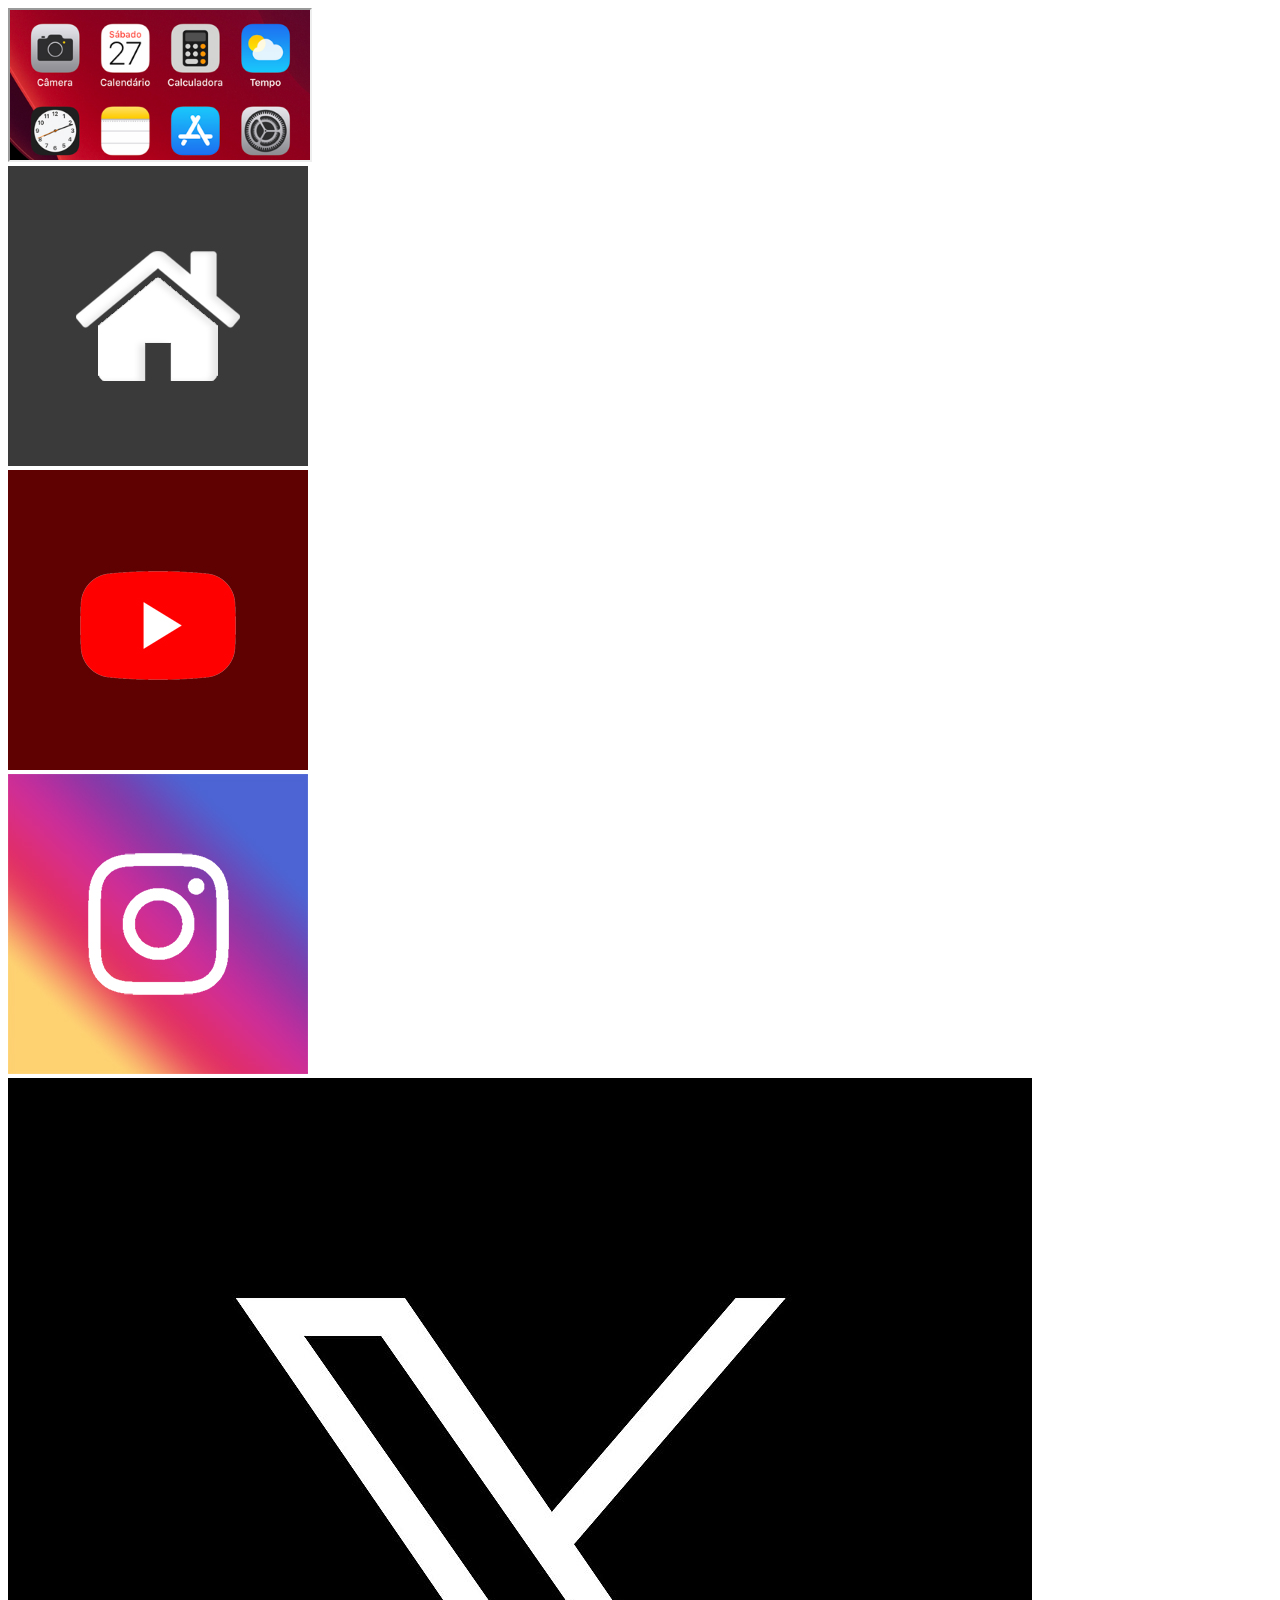
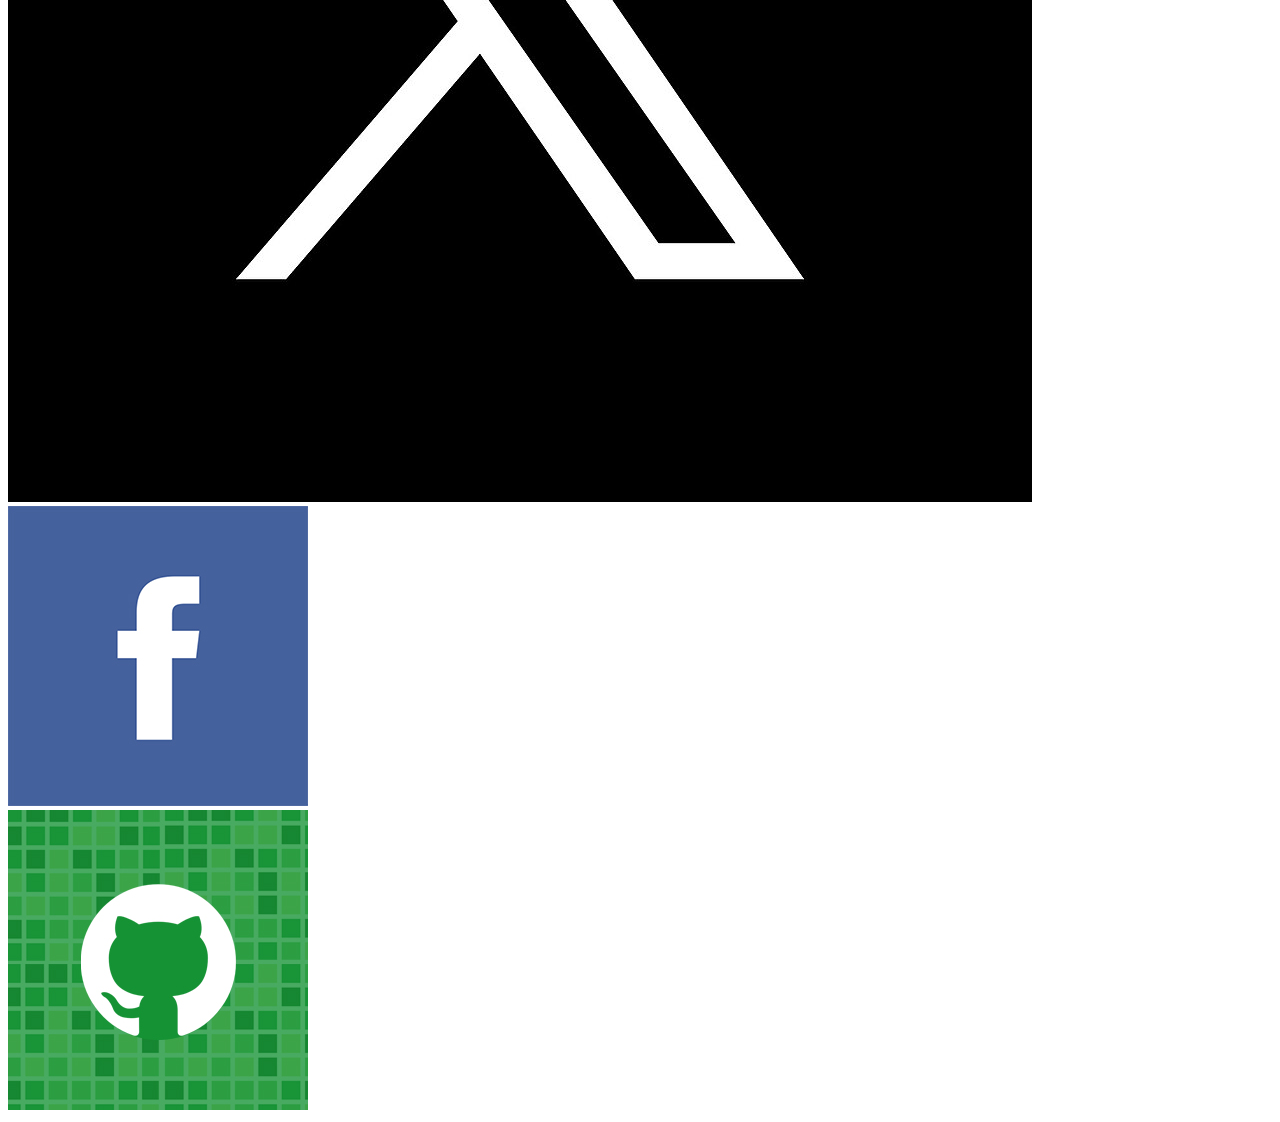
<file: index.html>
<!DOCTYPE html>
<html lang="pt-br">
<head>
    <meta charset="UTF-8">
    <meta name="viewport" content="width=device-width, initial-scale=1.0">
    <title>Projeto Redes Sociais</title>
    <link rel="shortcut icon" href="favicon.ico" type="image/x-icon">
    <link rel="stylesheet" href="estilos/style.css">
</head>
<body>
    <main>
        <section id="telefone">
            <iframe src="home.html" id="tela" name="tela"></iframe>
        </section>
        <section id="sociais">
            <a href="home.html" target="tela"> <img src="imagens/logo-home.jpg" alt=""></a> <br>
            <a href="youtube.html" target="tela"> <img src="imagens/logo-youtube.jpg" alt=""></a> <br>
            <a href="insta.html" target="tela"> <img src="imagens/logo-instagram.jpg" alt=""></a> <br>
            <a href="x.html" target="tela"> <img src="imagens/X_logo.jpg" alt=""></a> <br>
            <a href="face.html" target="tela"> <img src="imagens/logo-facebook.jpg" alt=""></a> <br>
            <a href="githun.html" target="tela"> <img src="imagens/logo-github.jpg" alt=""></a>
        </section>
    </main>
</body>
</html>
</file>
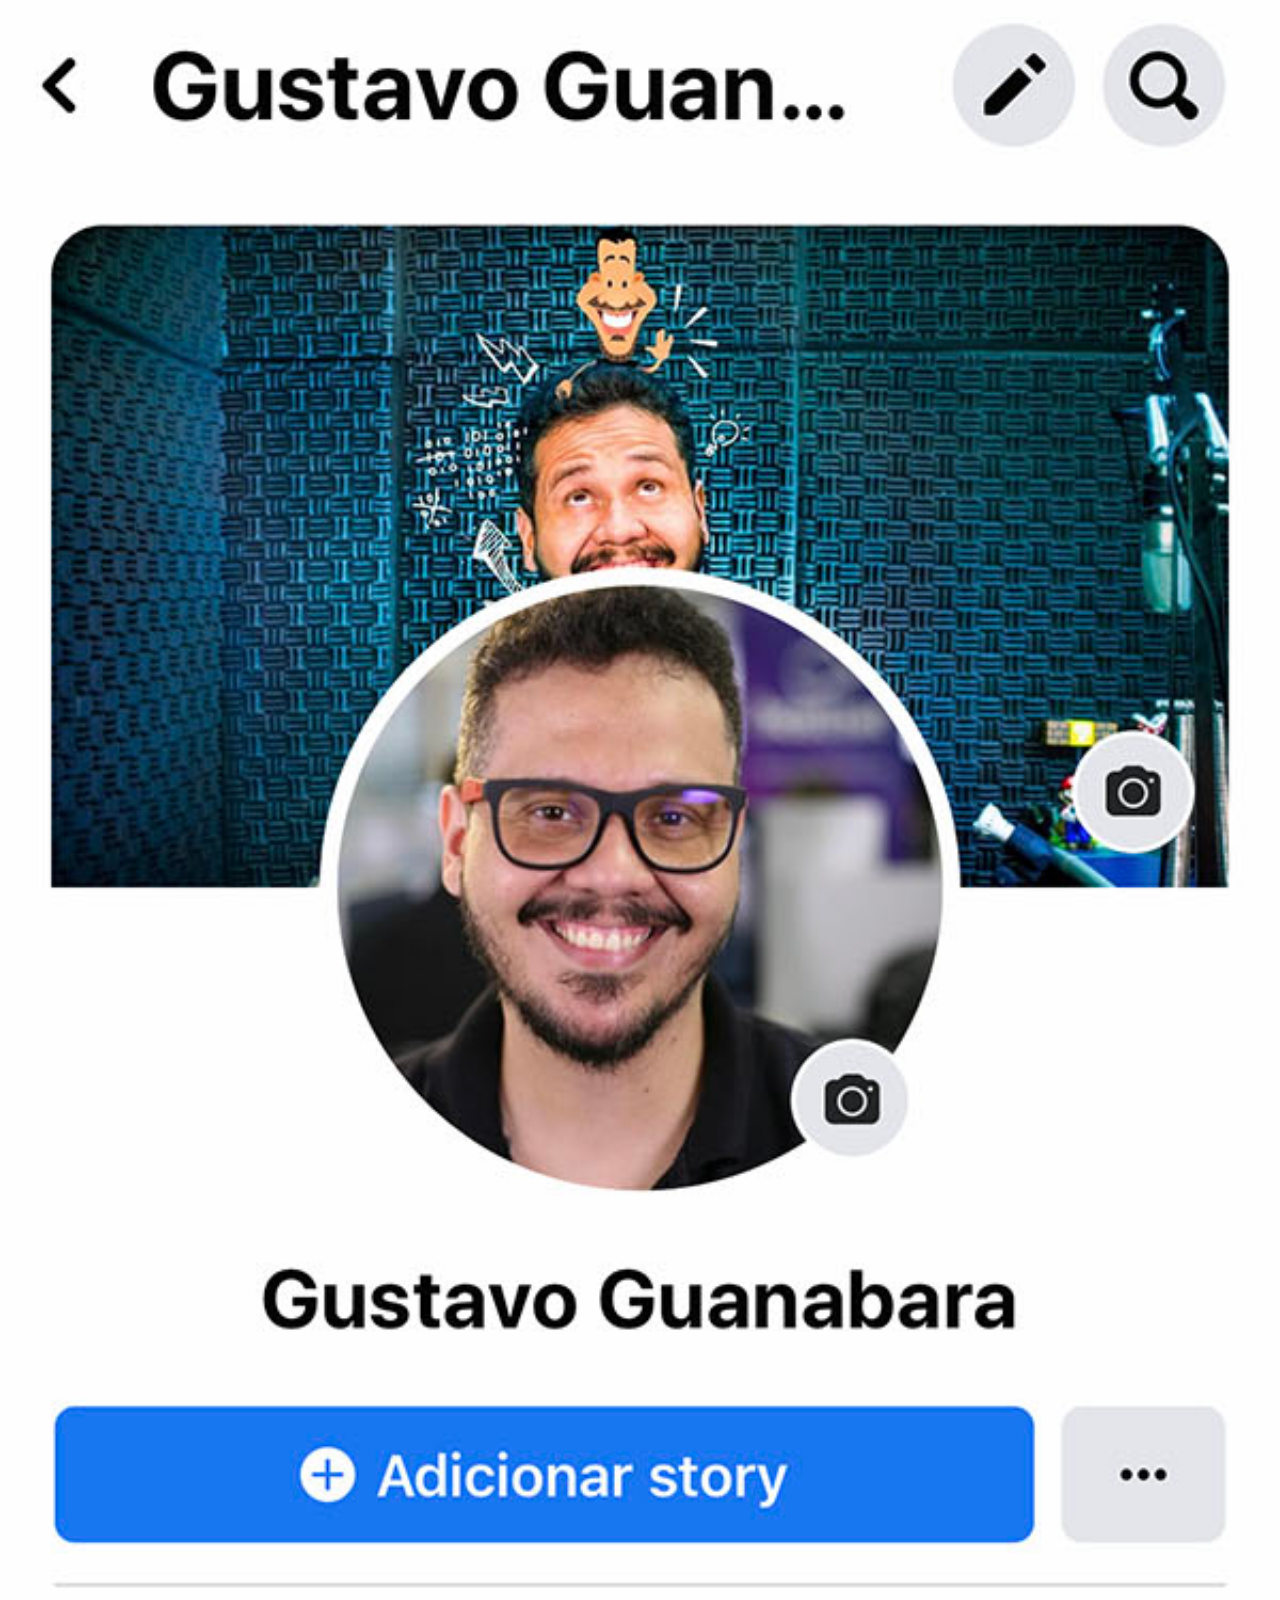
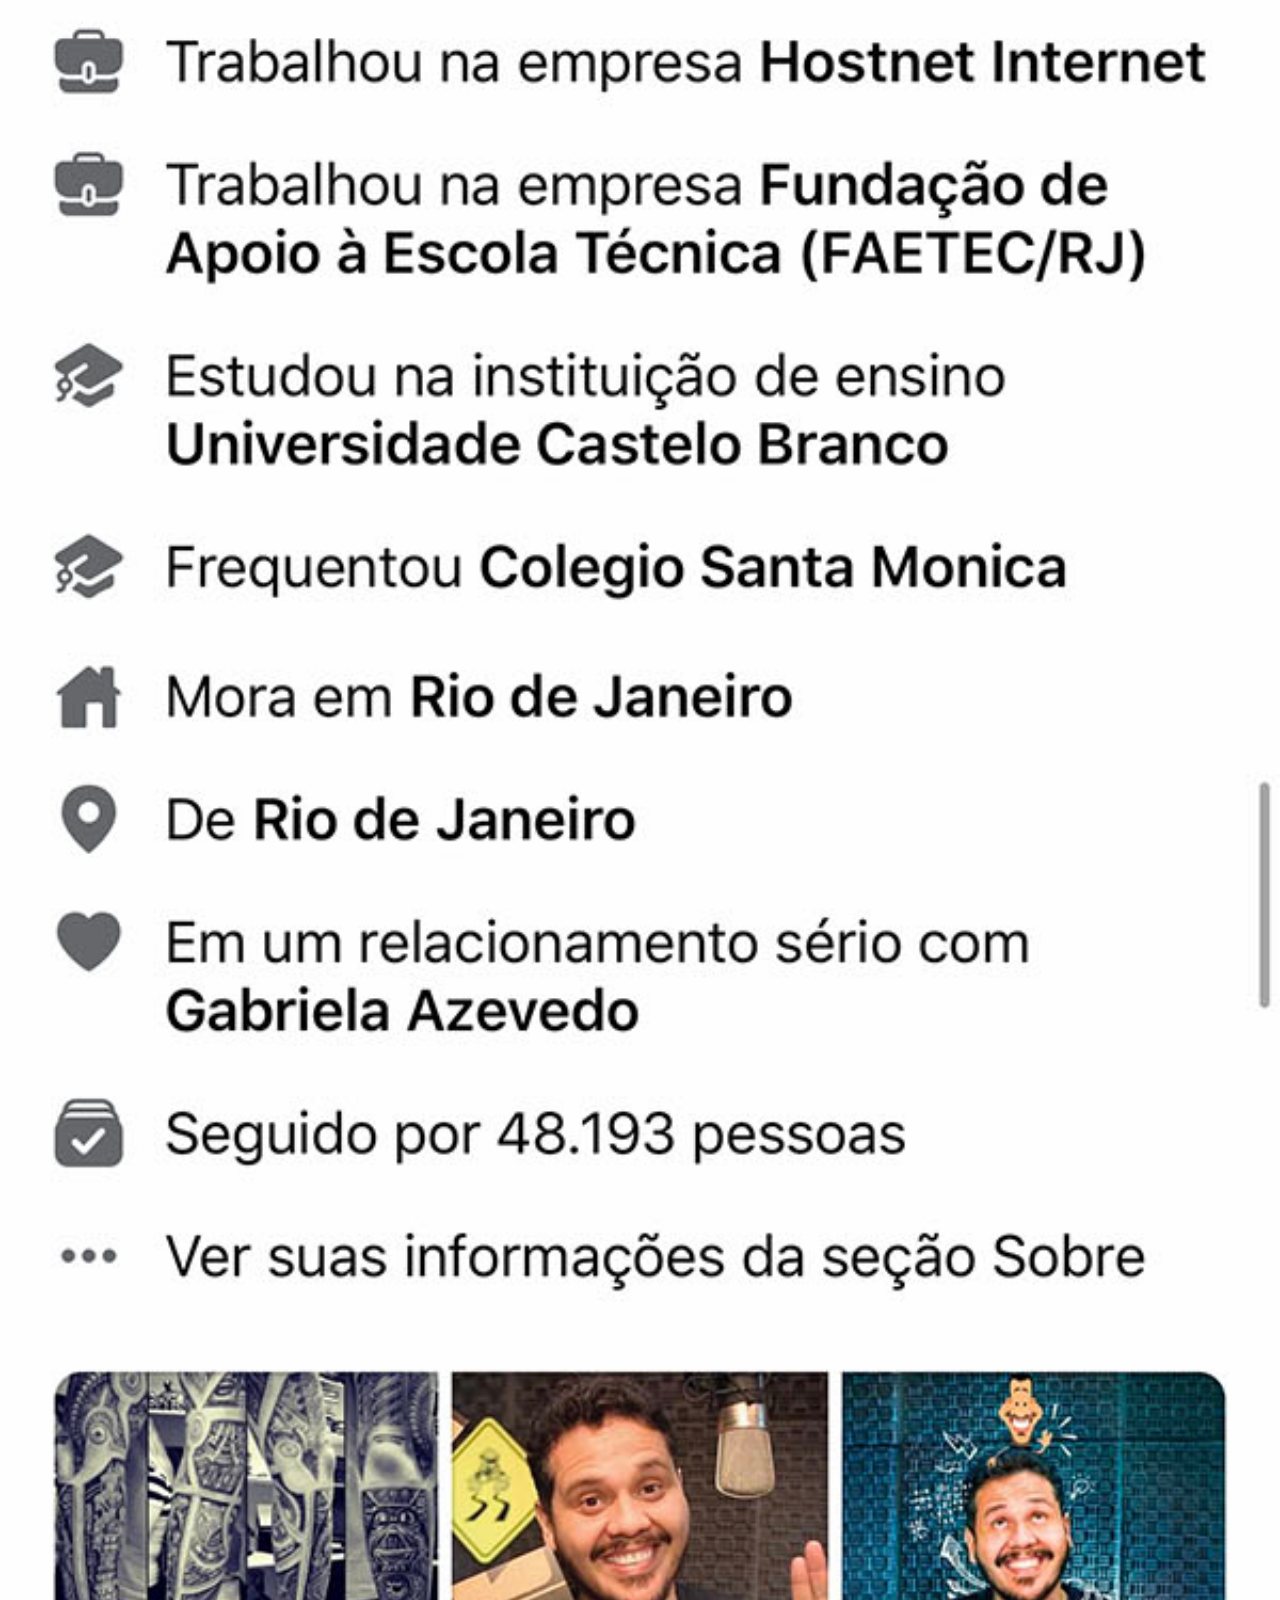
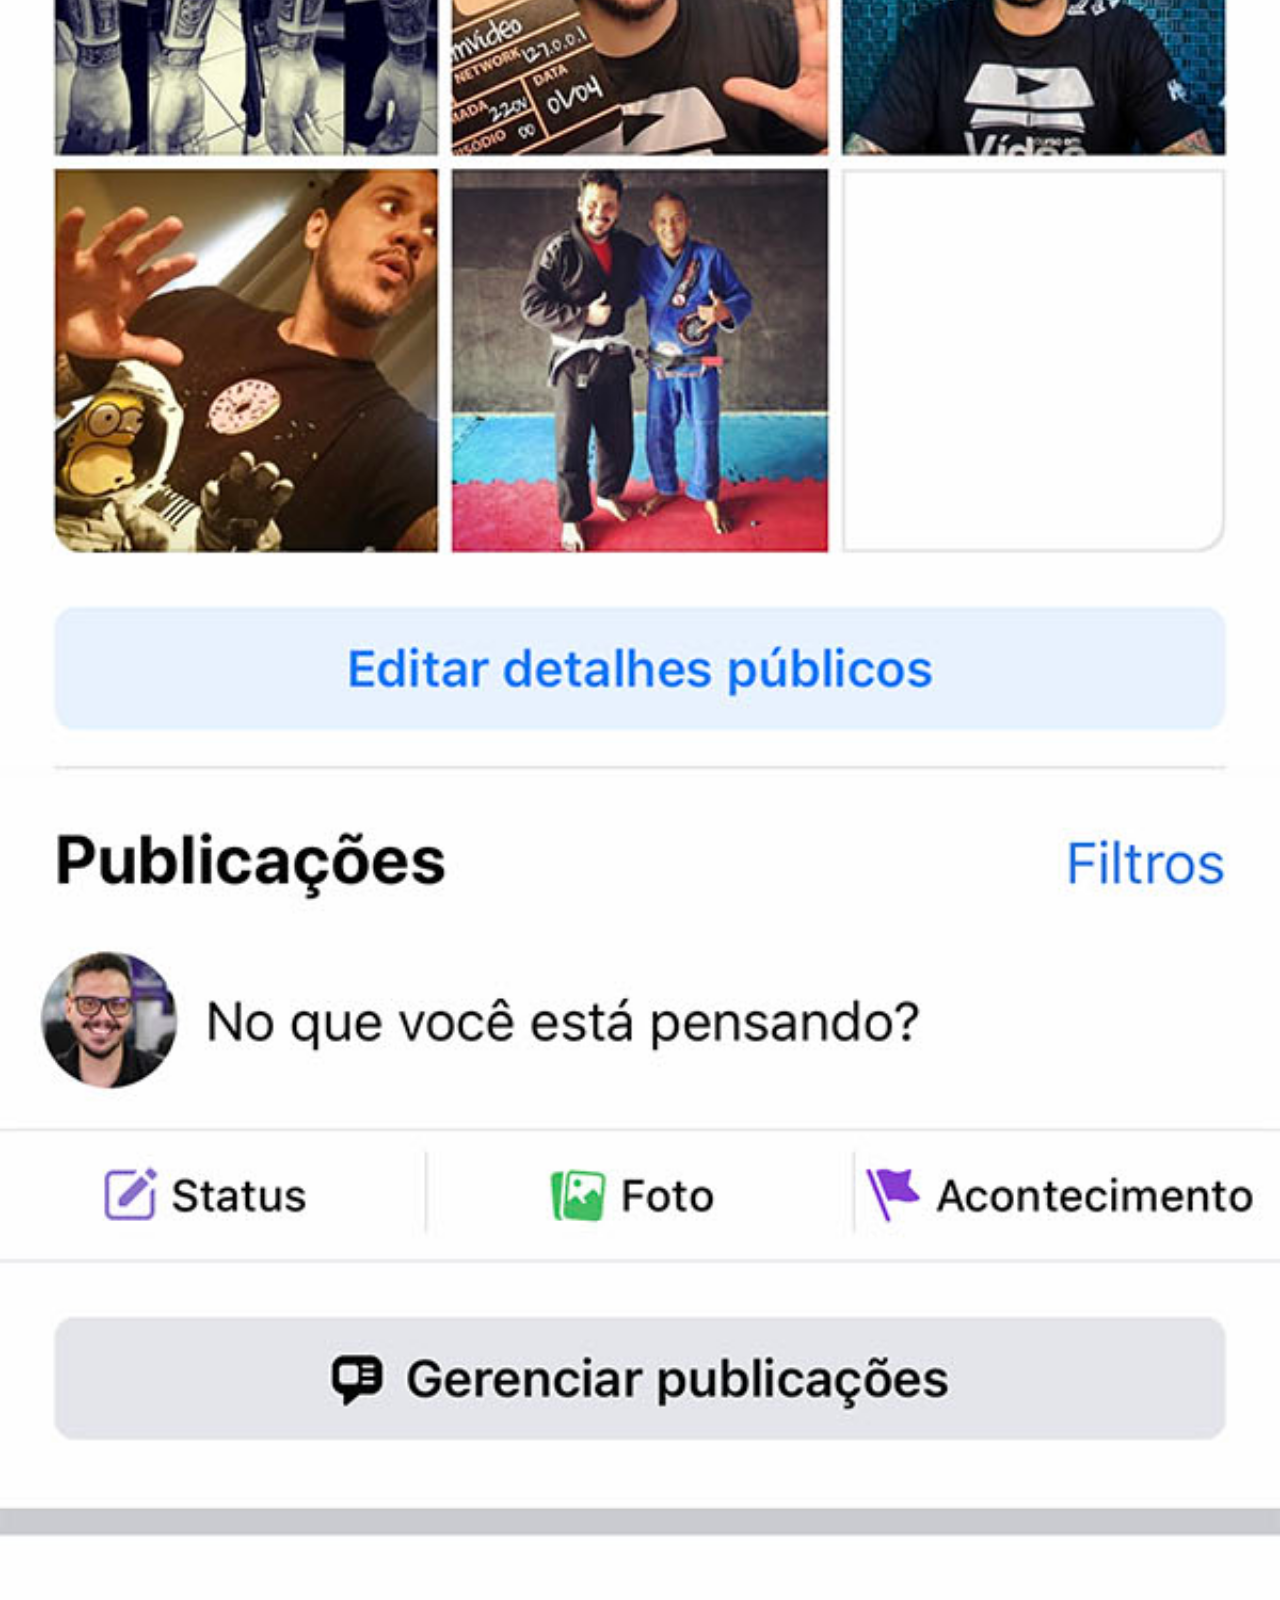
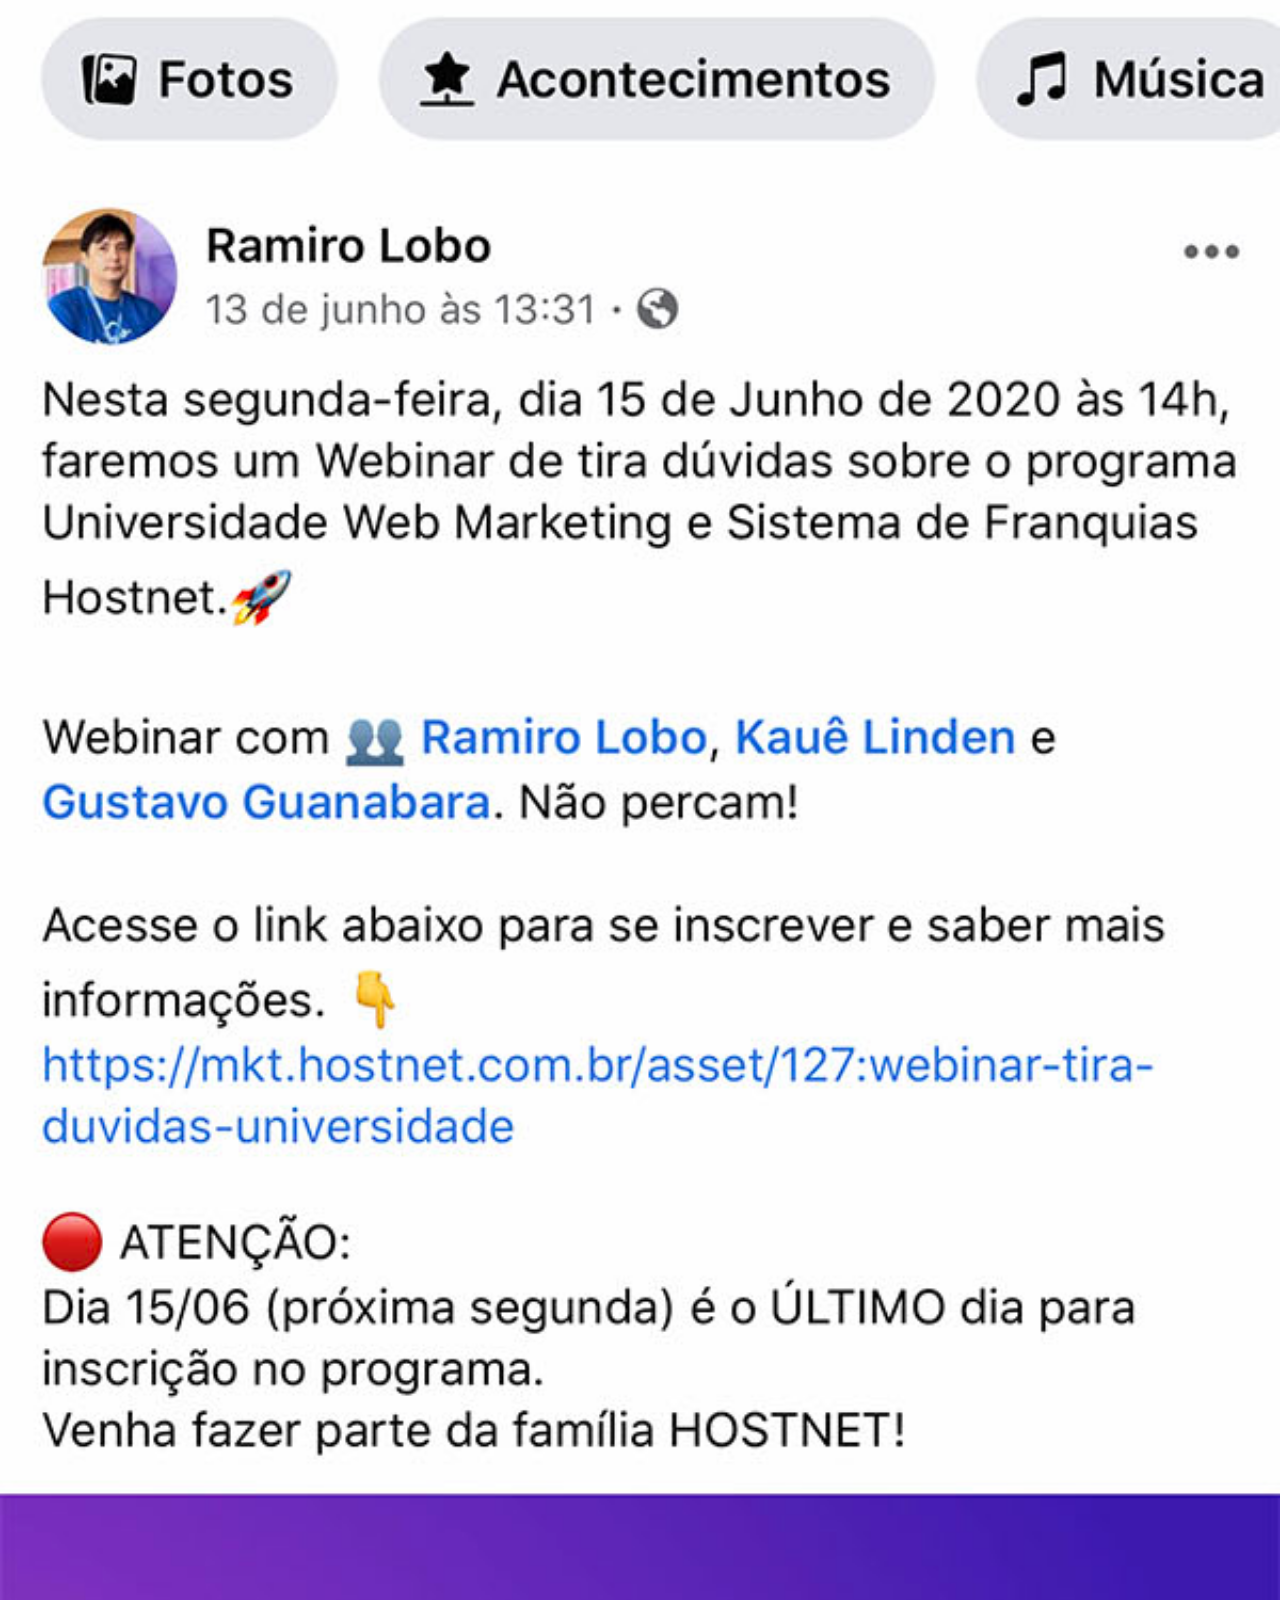
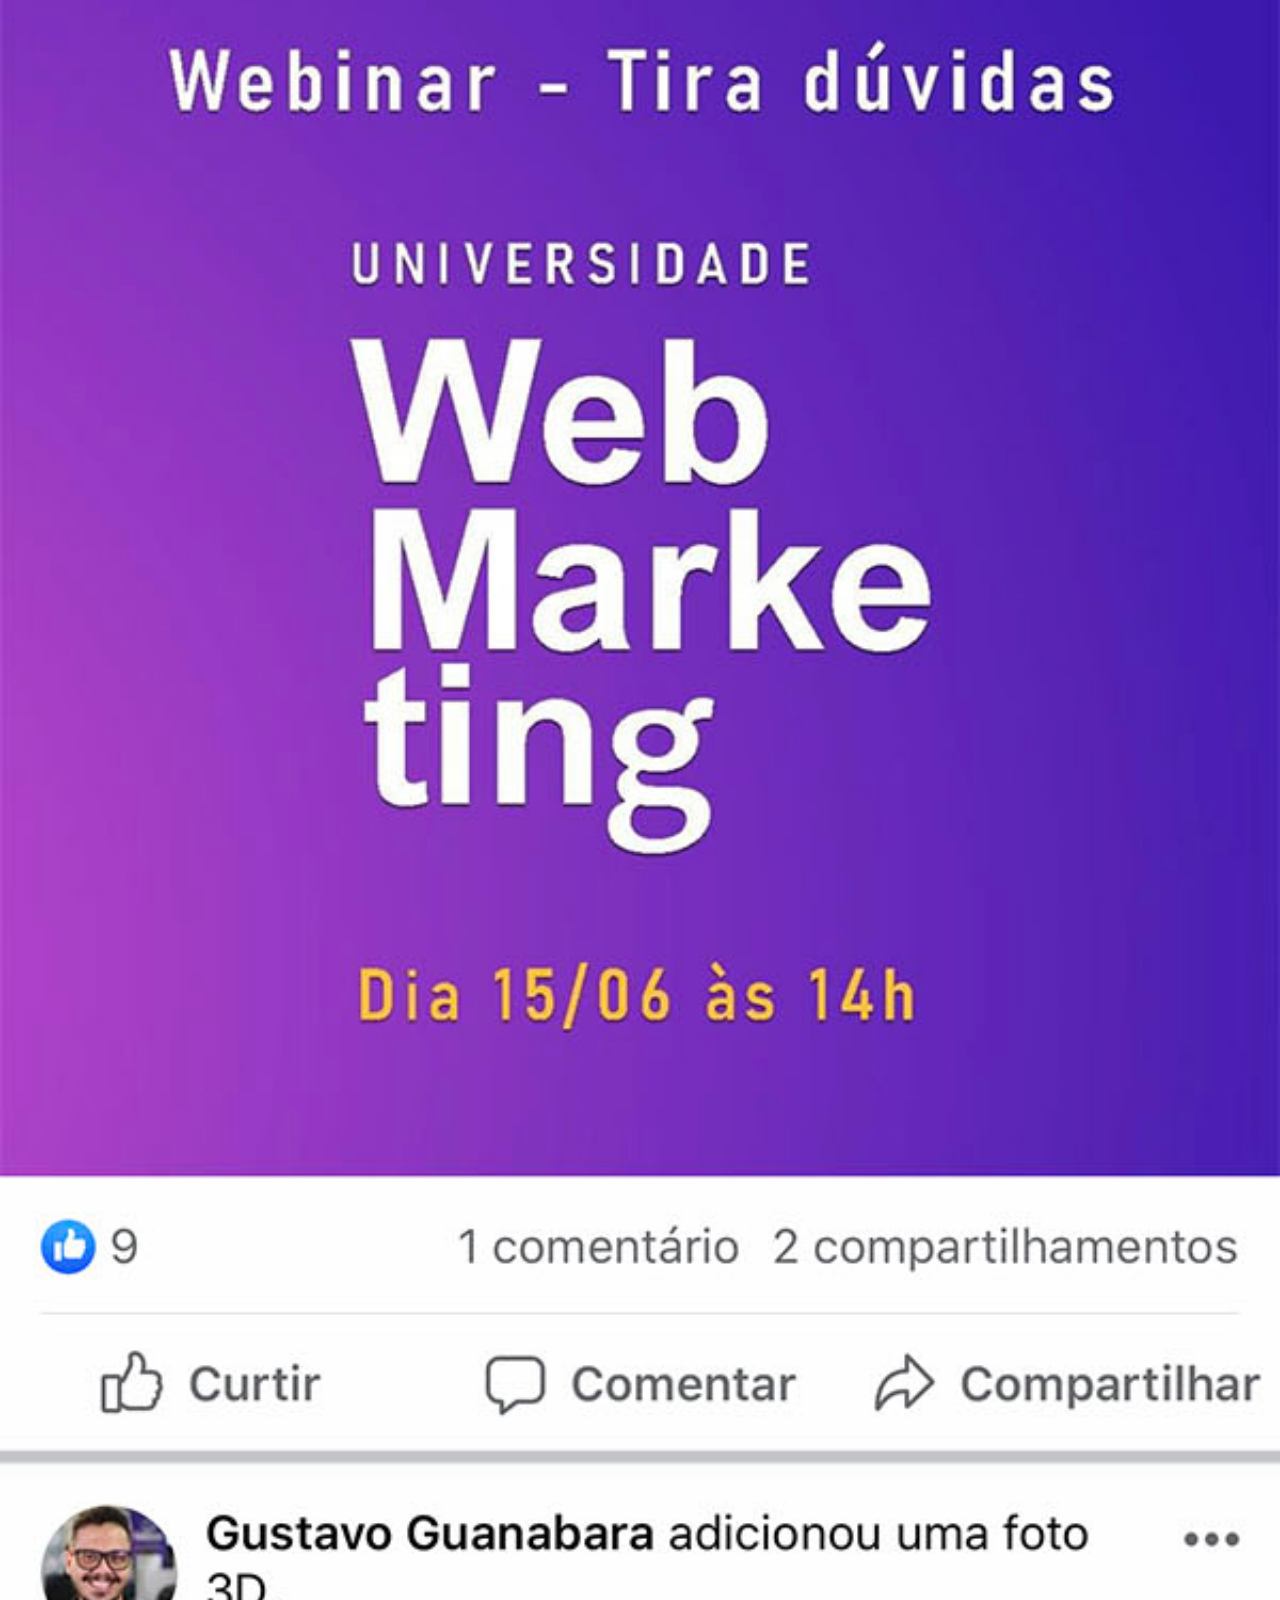
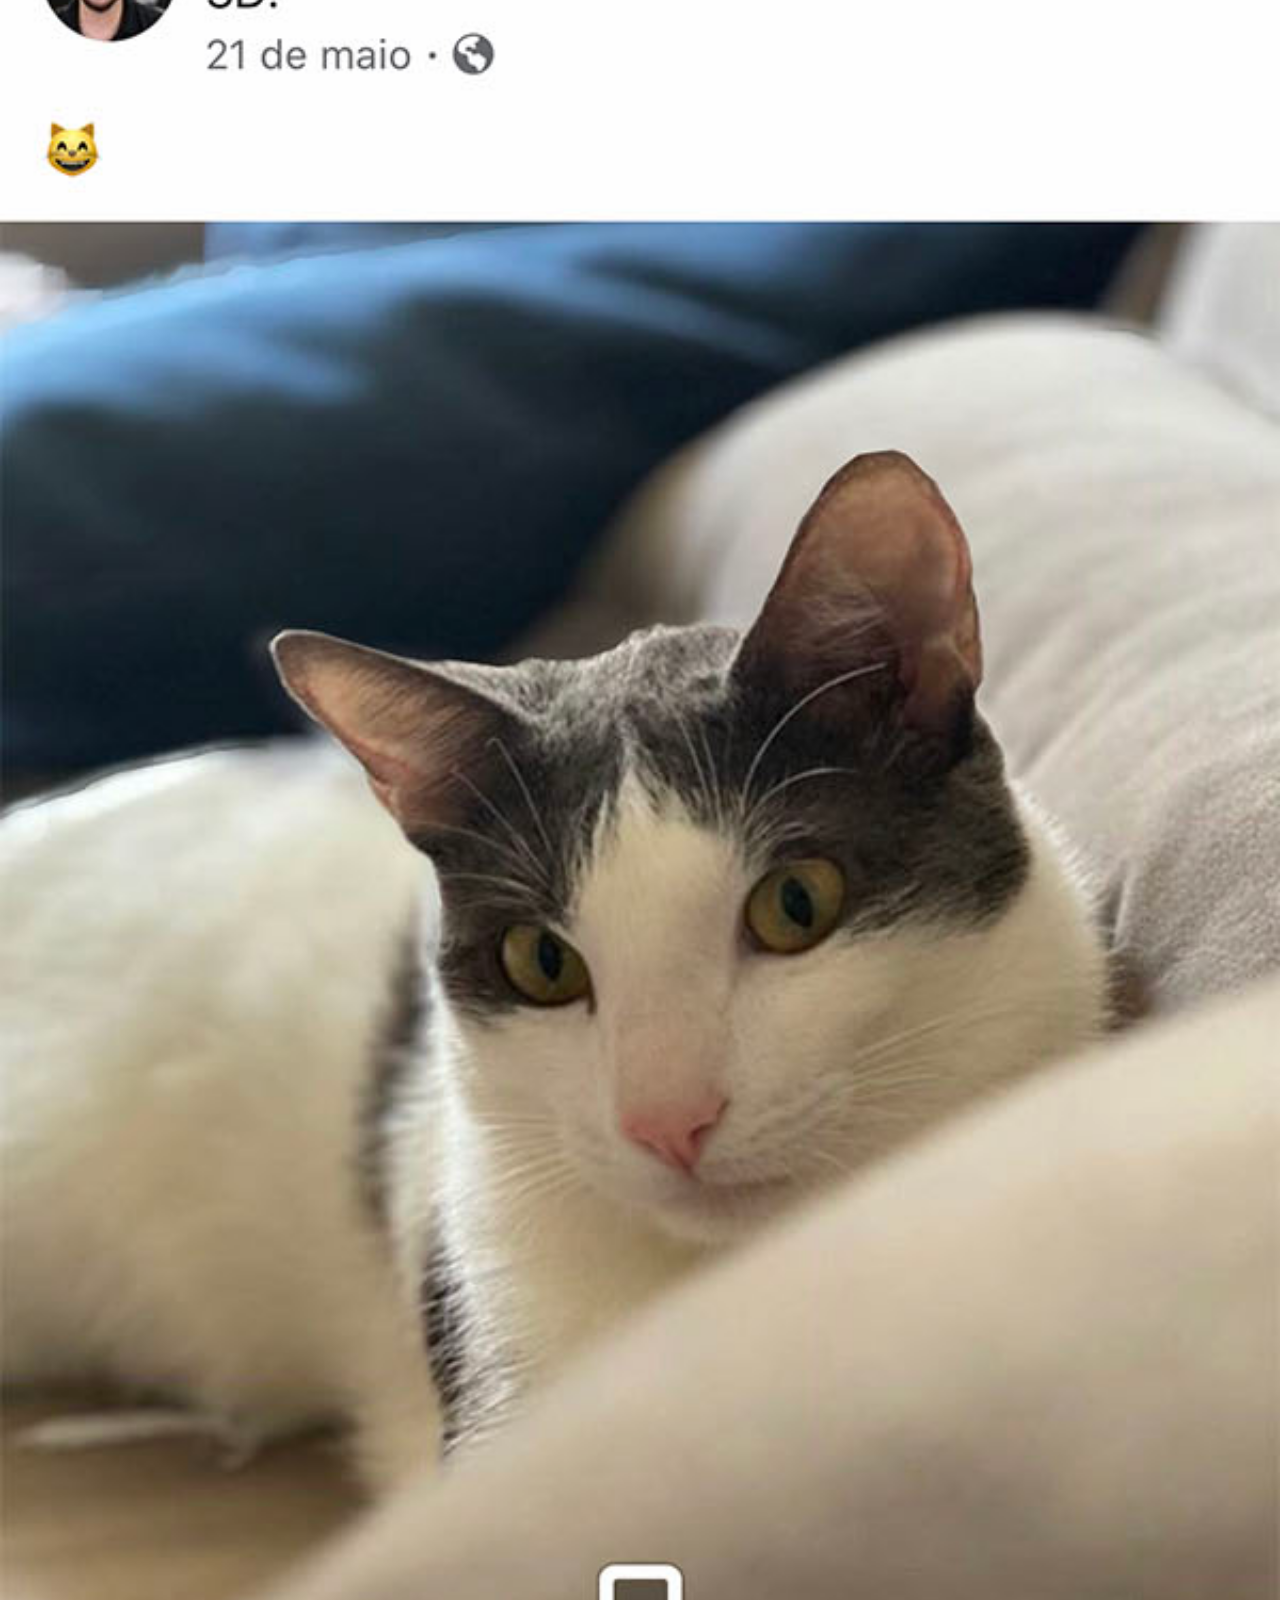
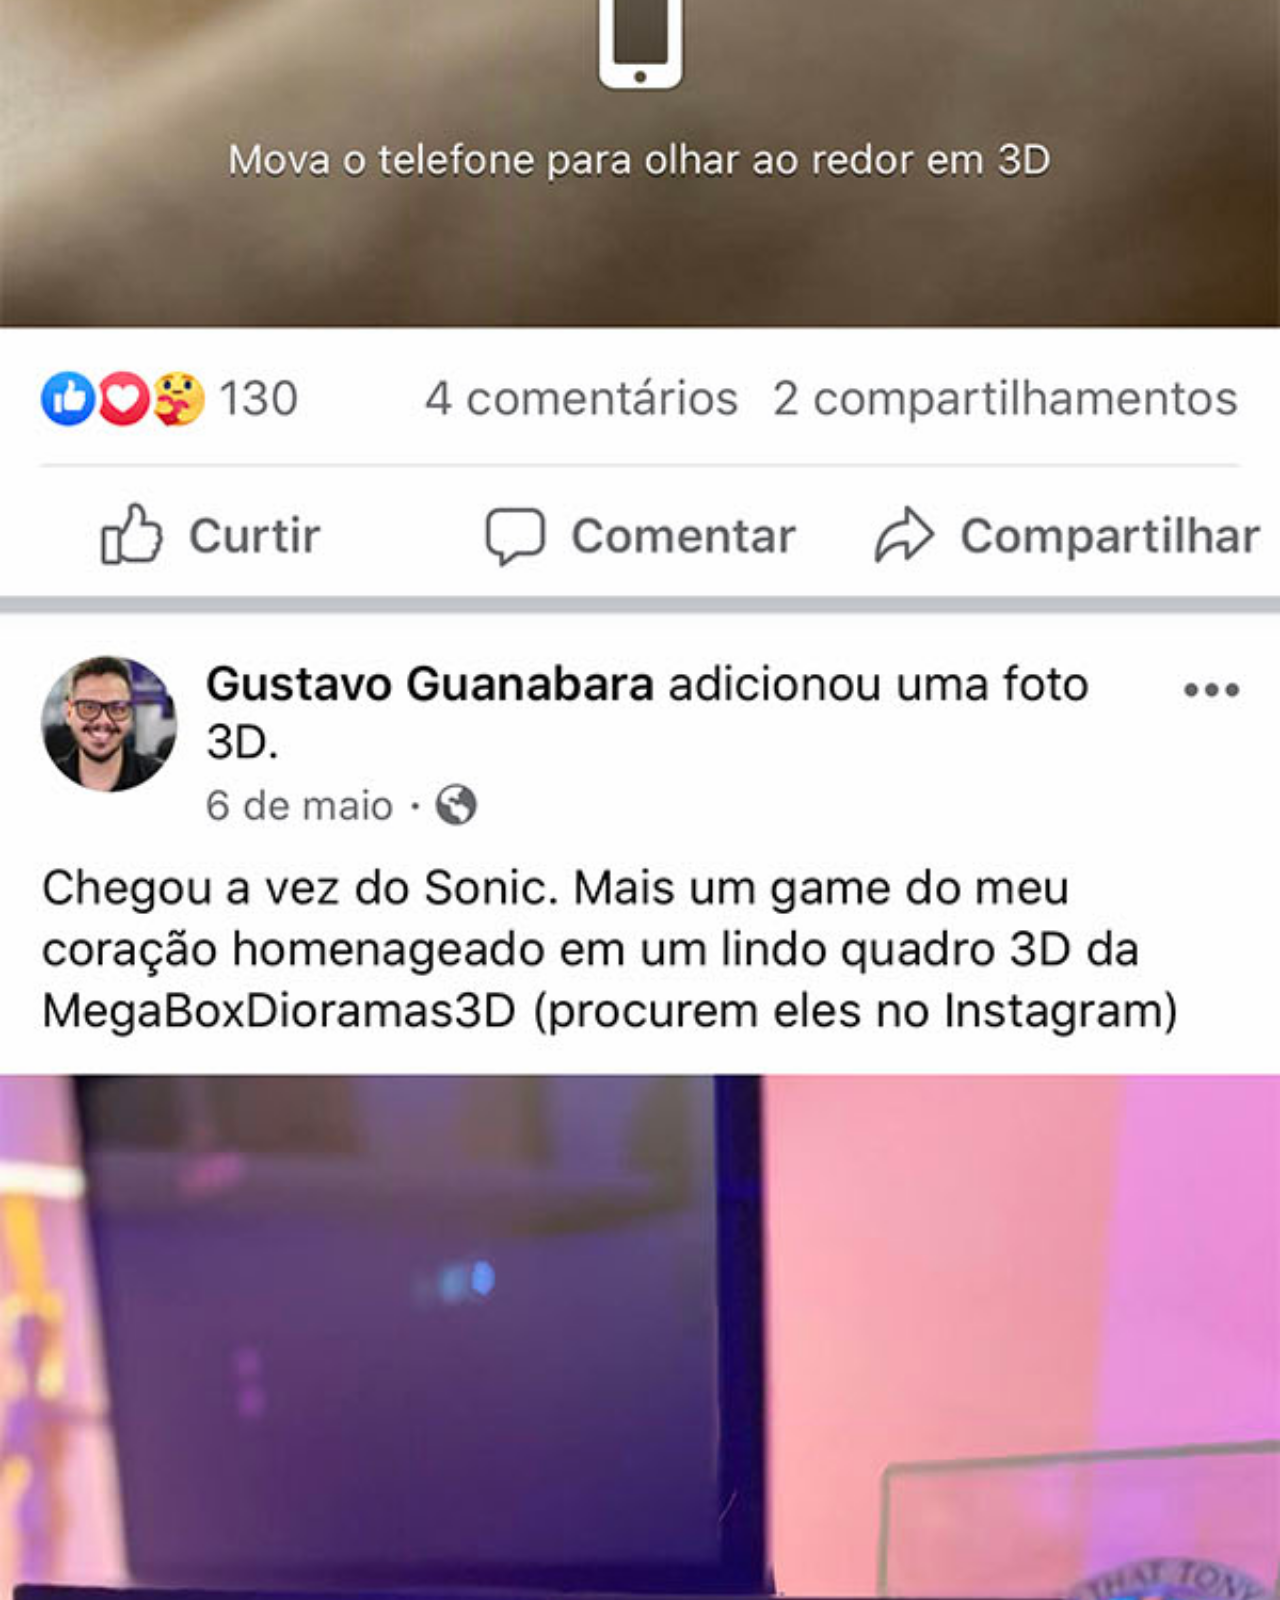
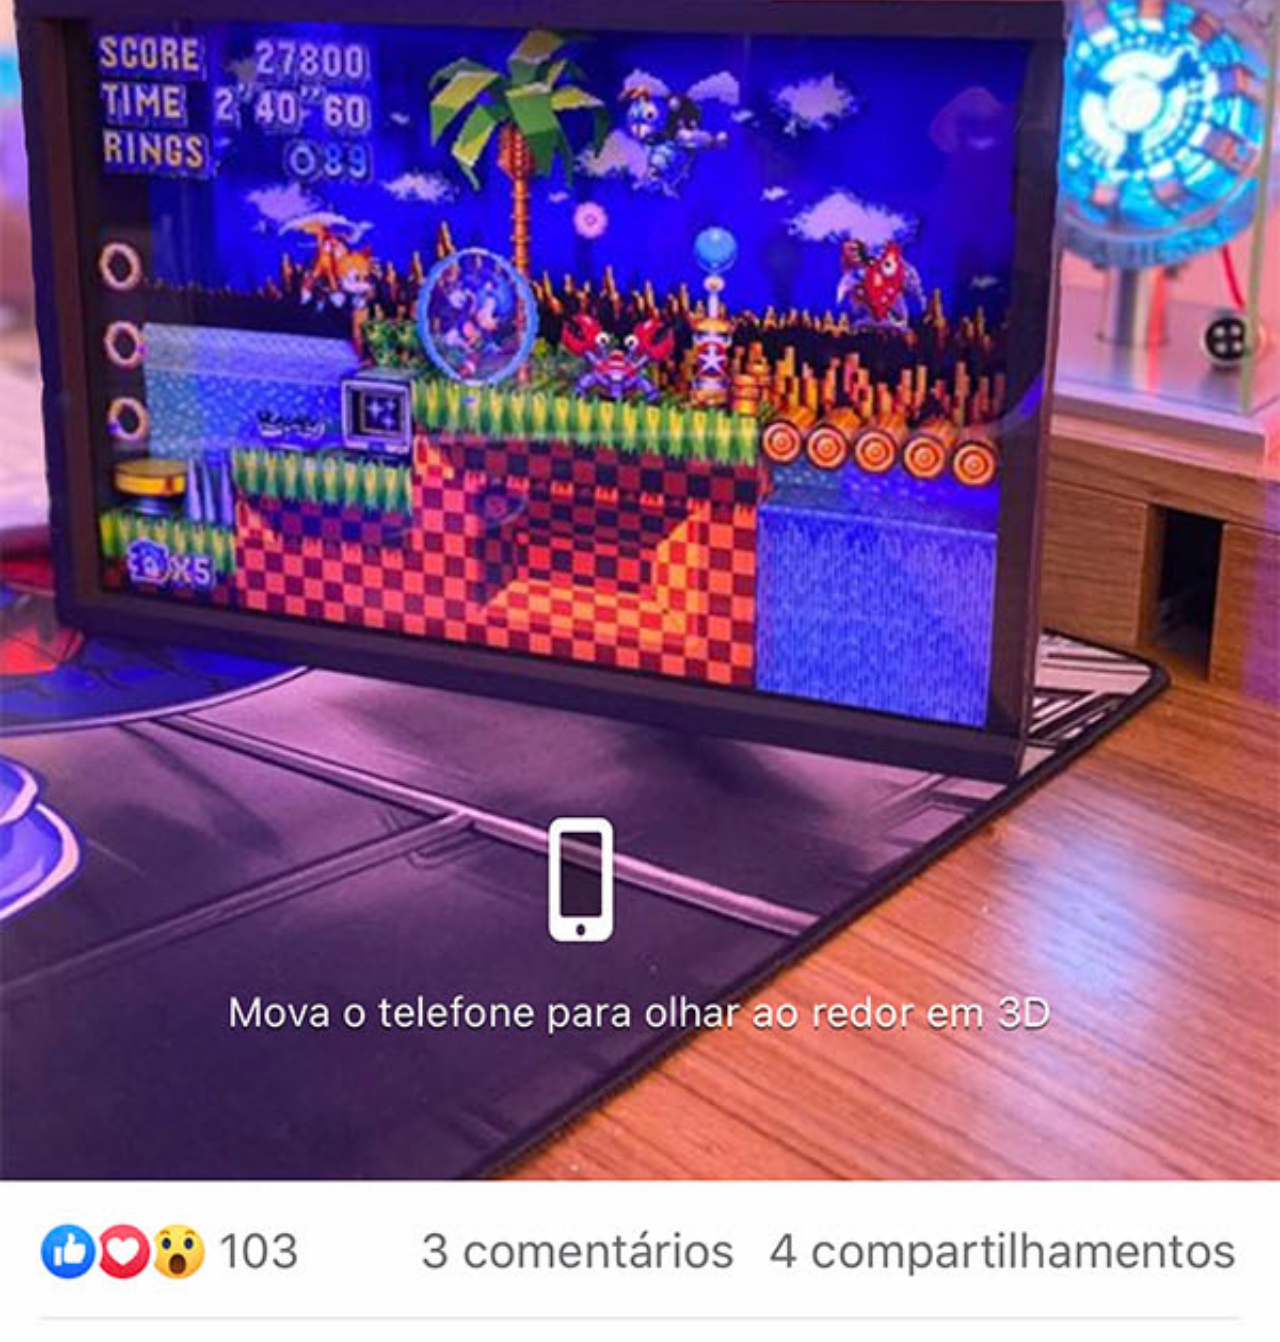
<file: face.html>
<!DOCTYPE html>
<html lang="pt-br">
<head>
    <meta charset="UTF-8">
    <meta name="viewport" content="width=device-width, initial-scale=1.0">
    <link rel="stylesheet" href="estilos/social.css">
    <title></title>
</head>
<body>
    <img src="imagens/tela-facebook.jpg" alt="">
</body>
</html>
</file>
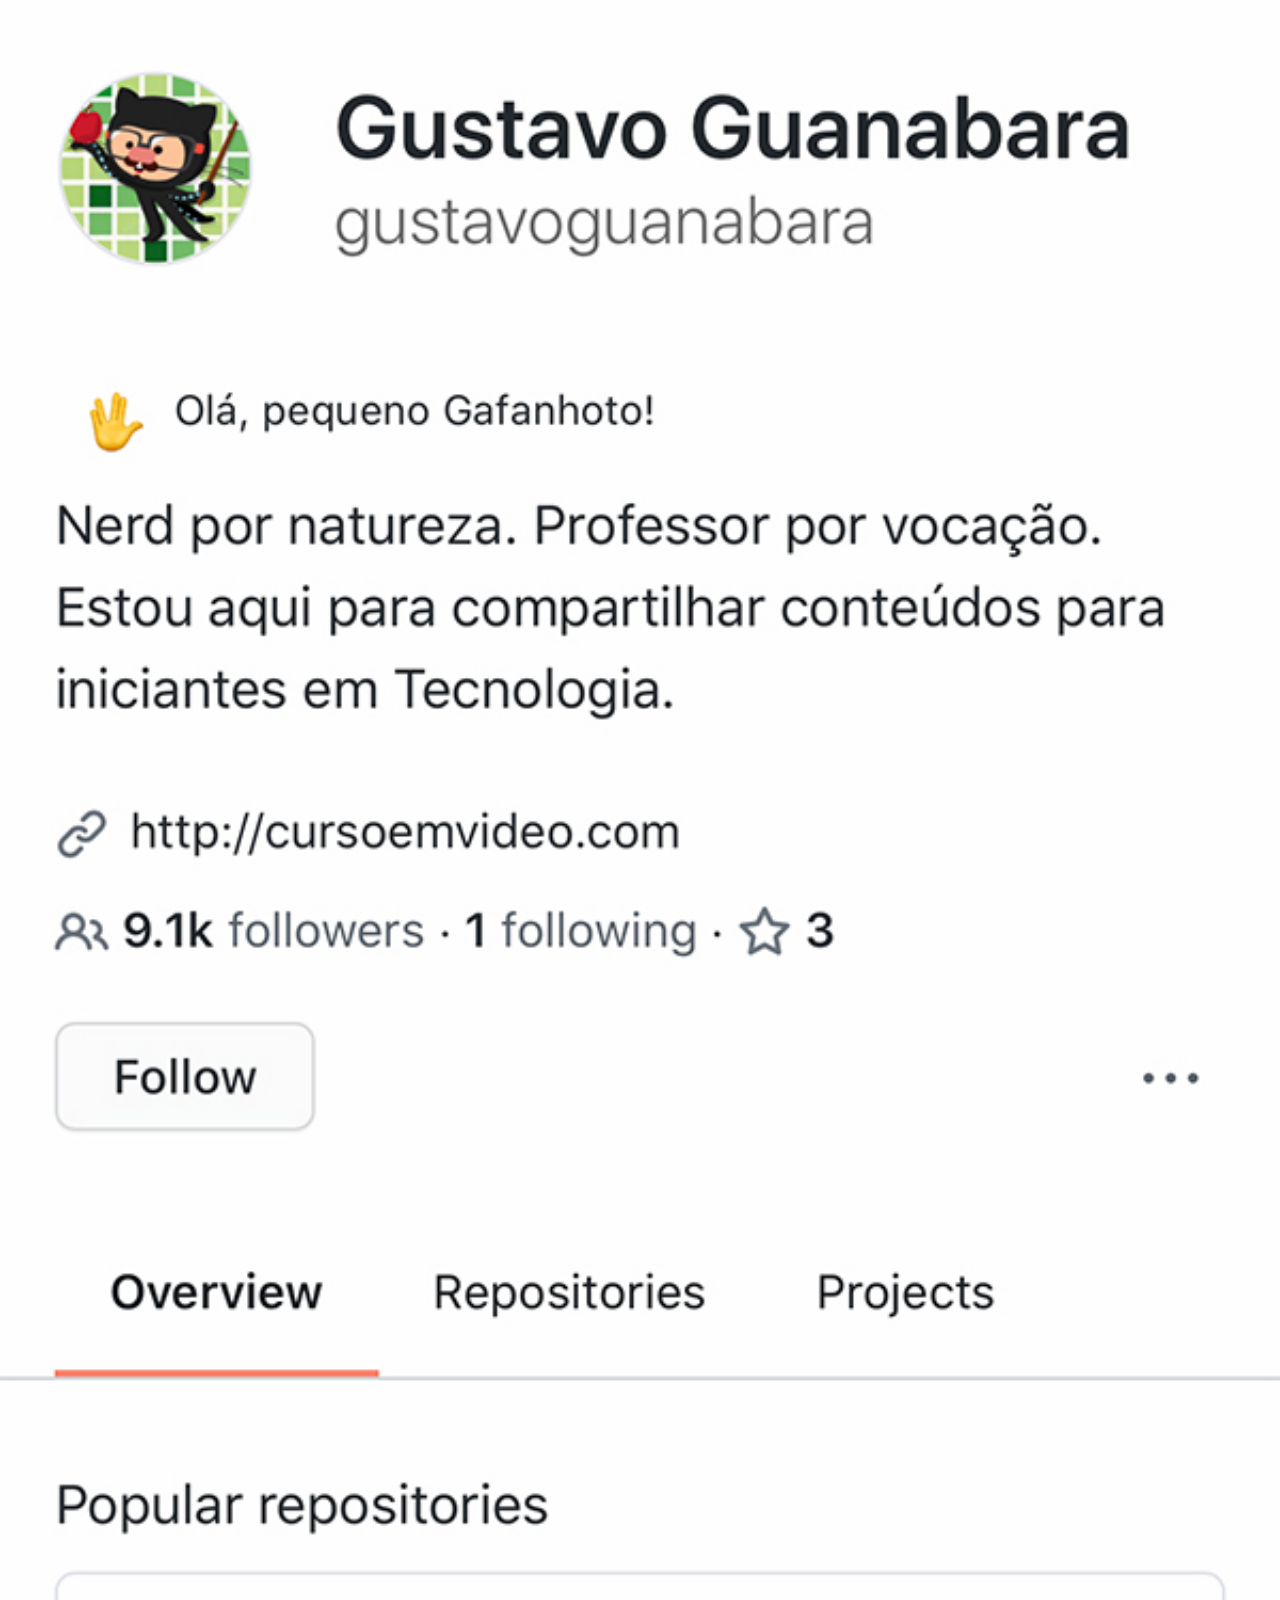
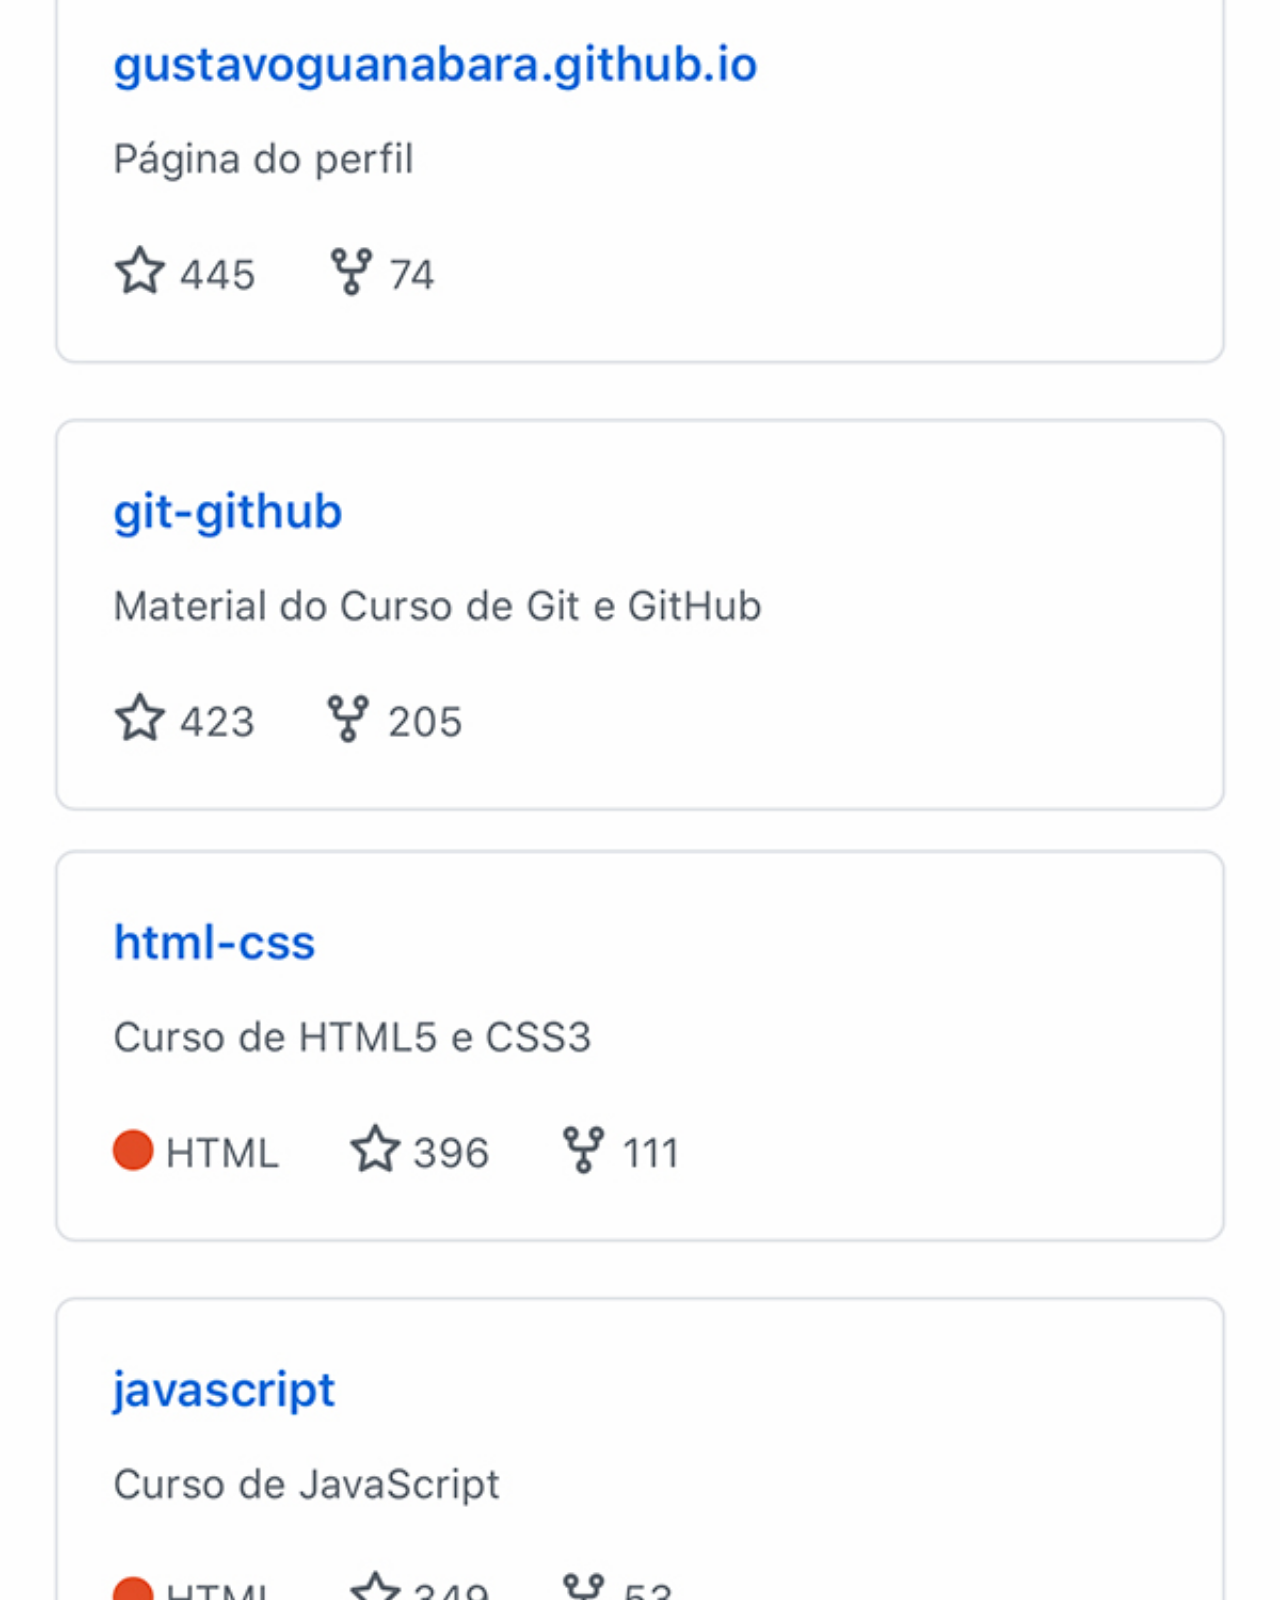
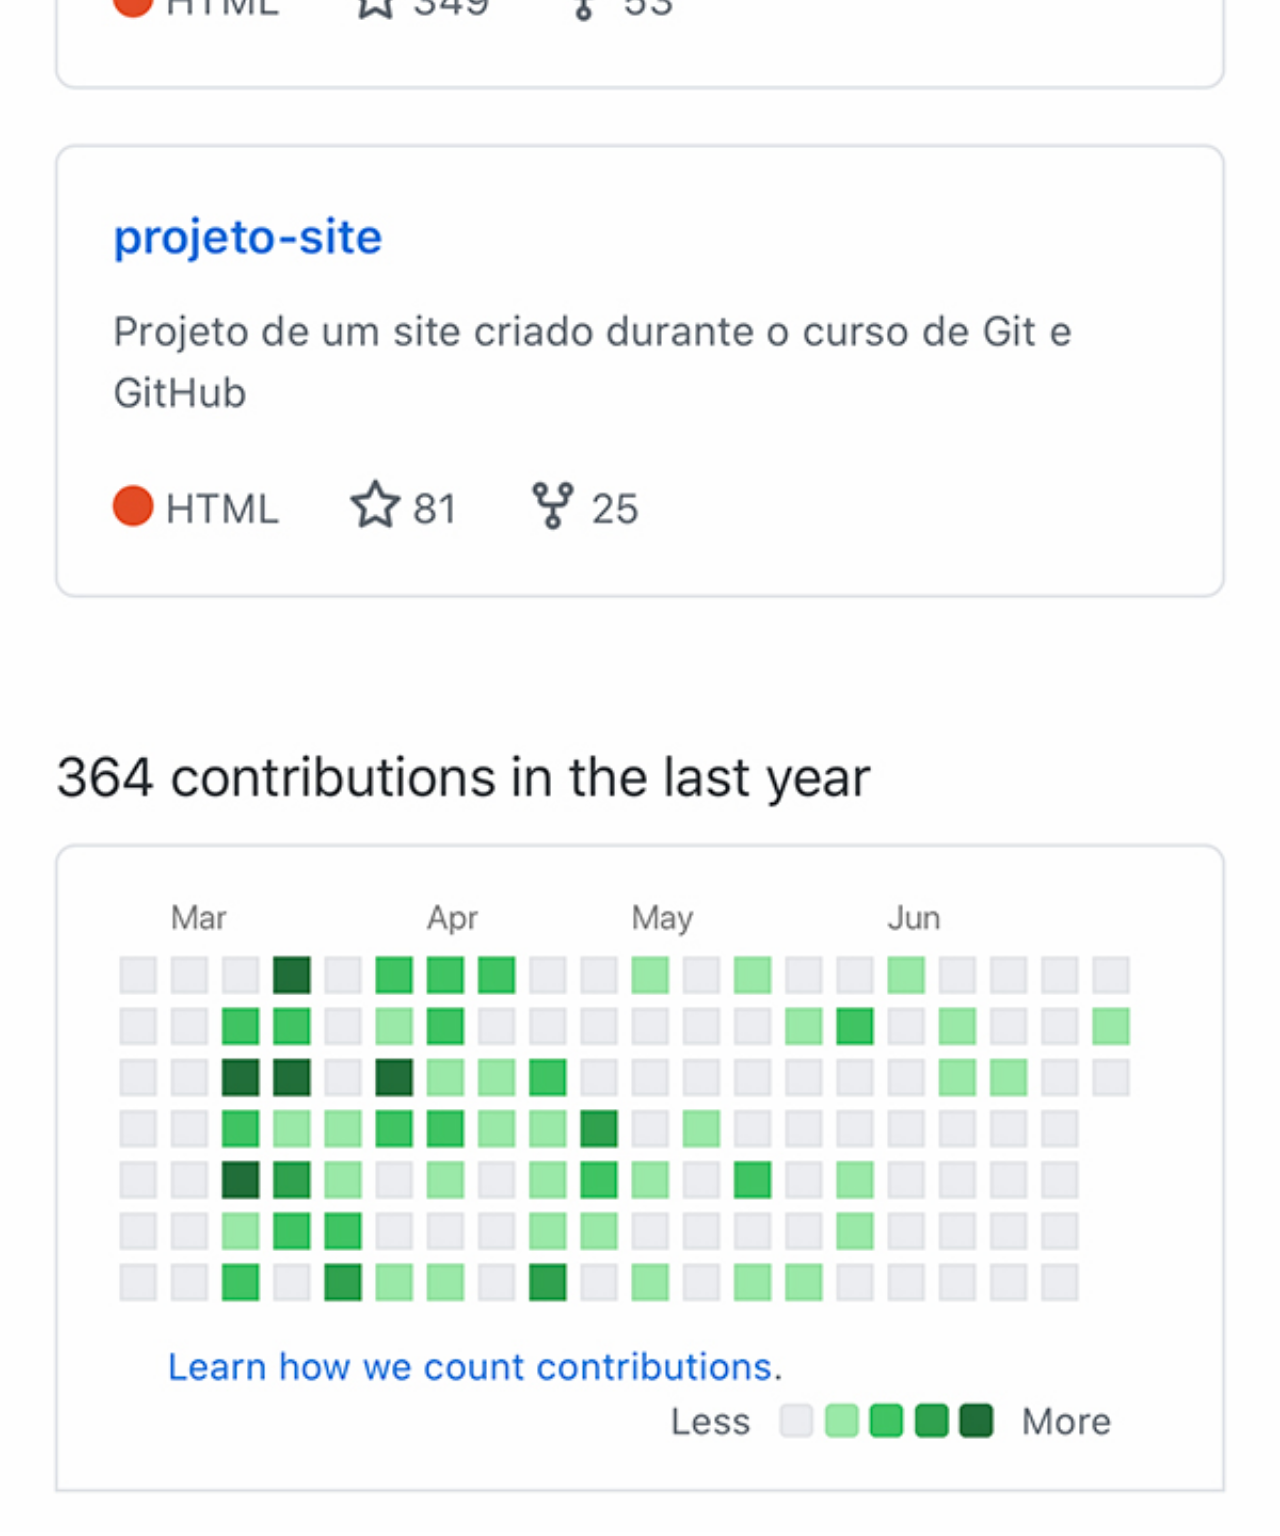
<file: githun.html>
<!DOCTYPE html>
<html lang="pt-br">
<head>
    <meta charset="UTF-8">
    <meta name="viewport" content="width=device-width, initial-scale=1.0">
    <link rel="stylesheet" href="estilos/social.css">
    <title></title>
</head>
<body>
    <img src="imagens/tela-github.jpg" alt="">
</body>
</html>
</file>
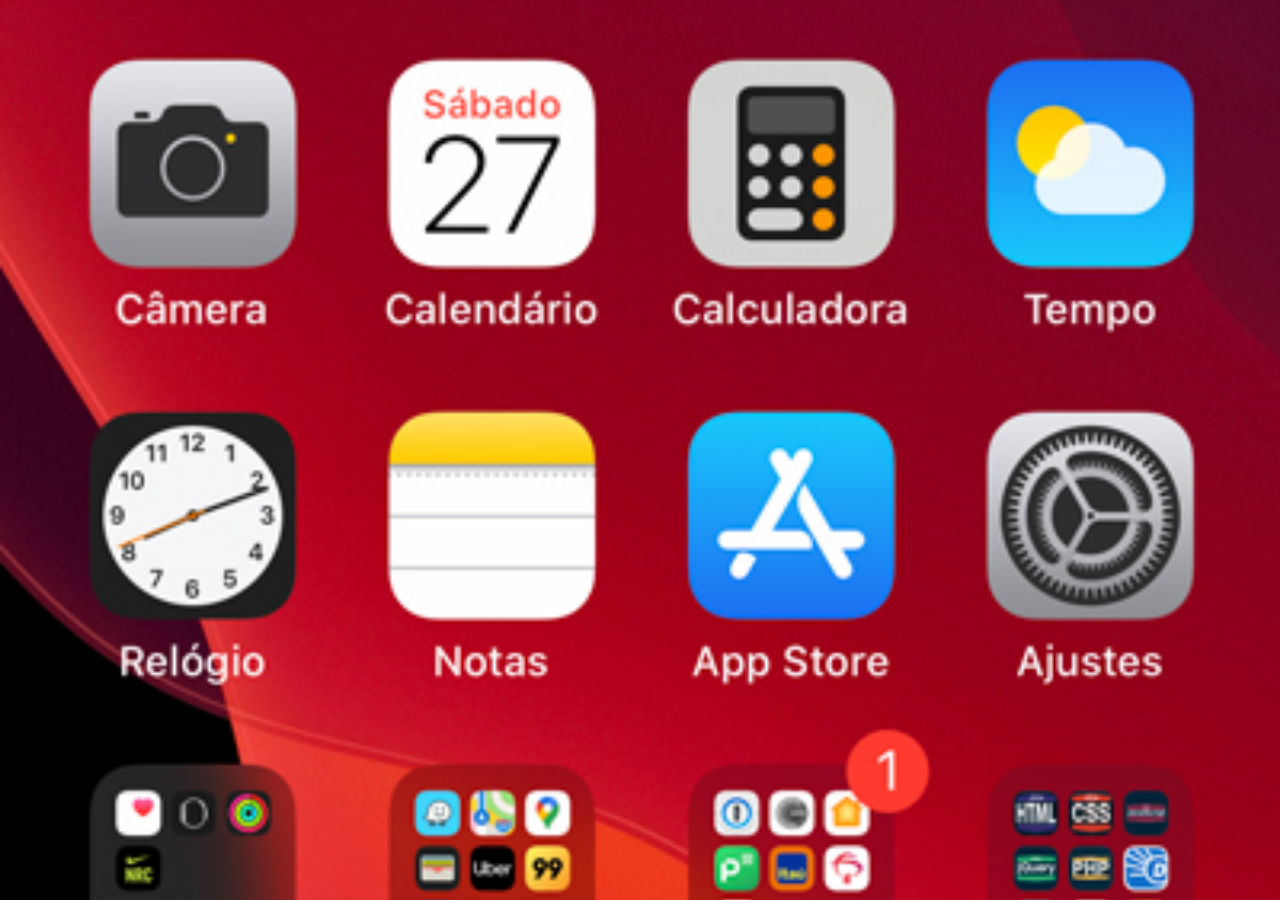
<file: home.html>
<!DOCTYPE html>
<html lang="pt-br">
<head>
    <meta charset="UTF-8">
    <meta name="viewport" content="width=device-width, initial-scale=1.0">
    <title></title>
    <style>
        *{
            margin: 0px;
            padding: 0px;
        }

        body{
            width: 100vw;
            height: 100vh;
            background: black url('imagens/tela-home.jpg') no-repeat top center;
            background-size: cover;
        }
    
    </style>
</head>
<body>
    
</body>
</html>
</file>
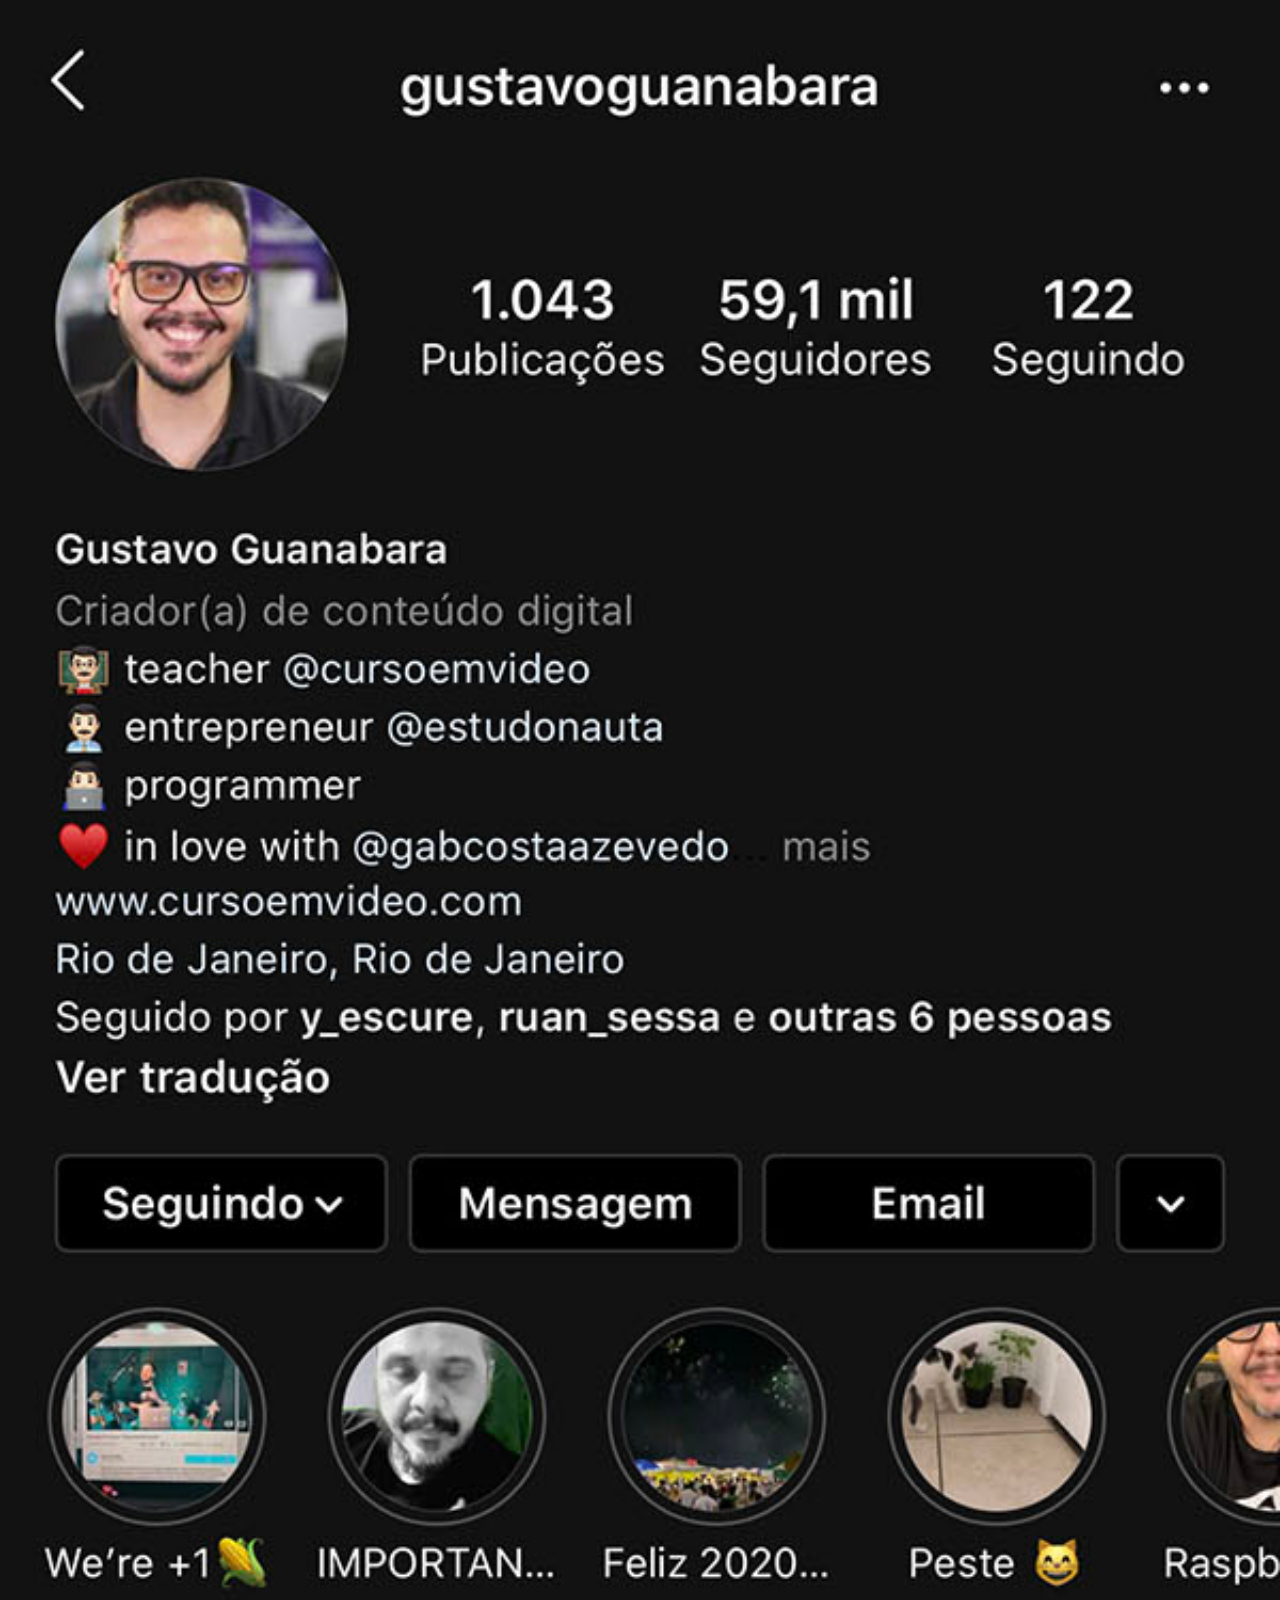
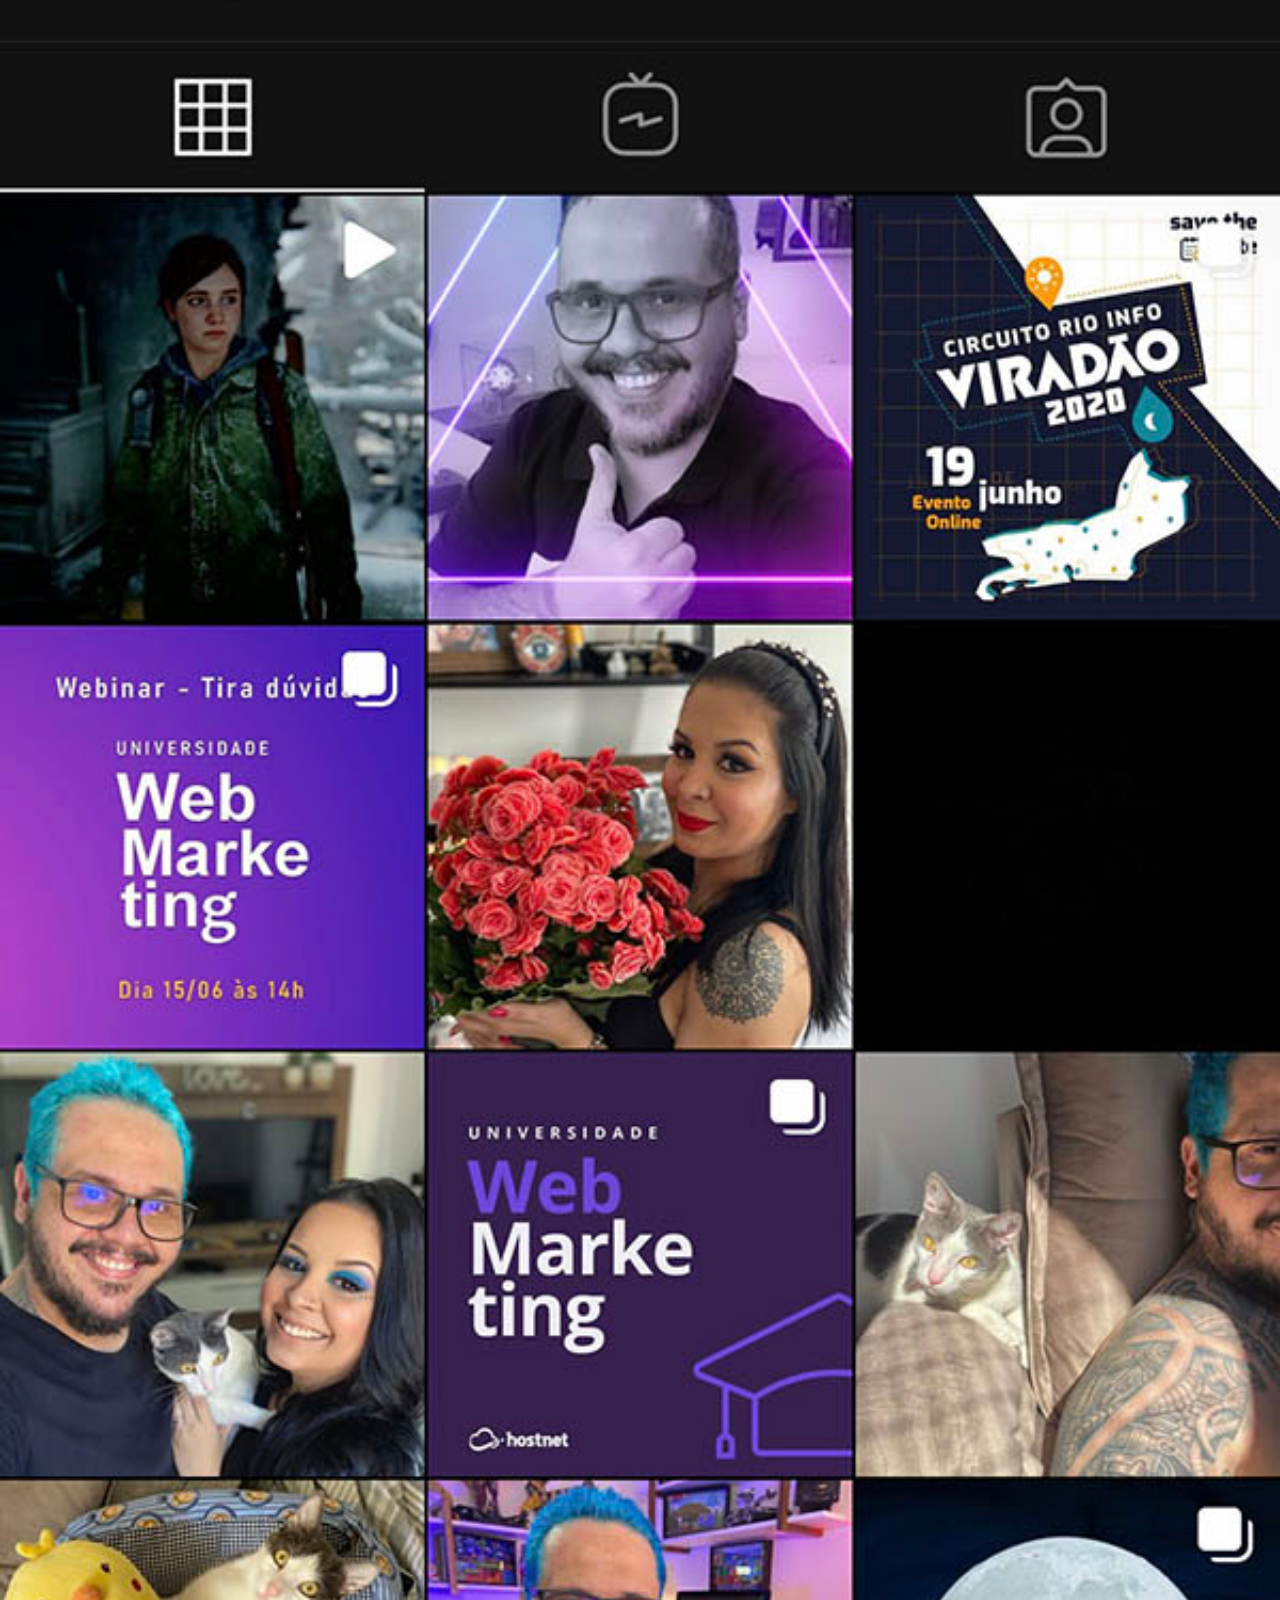
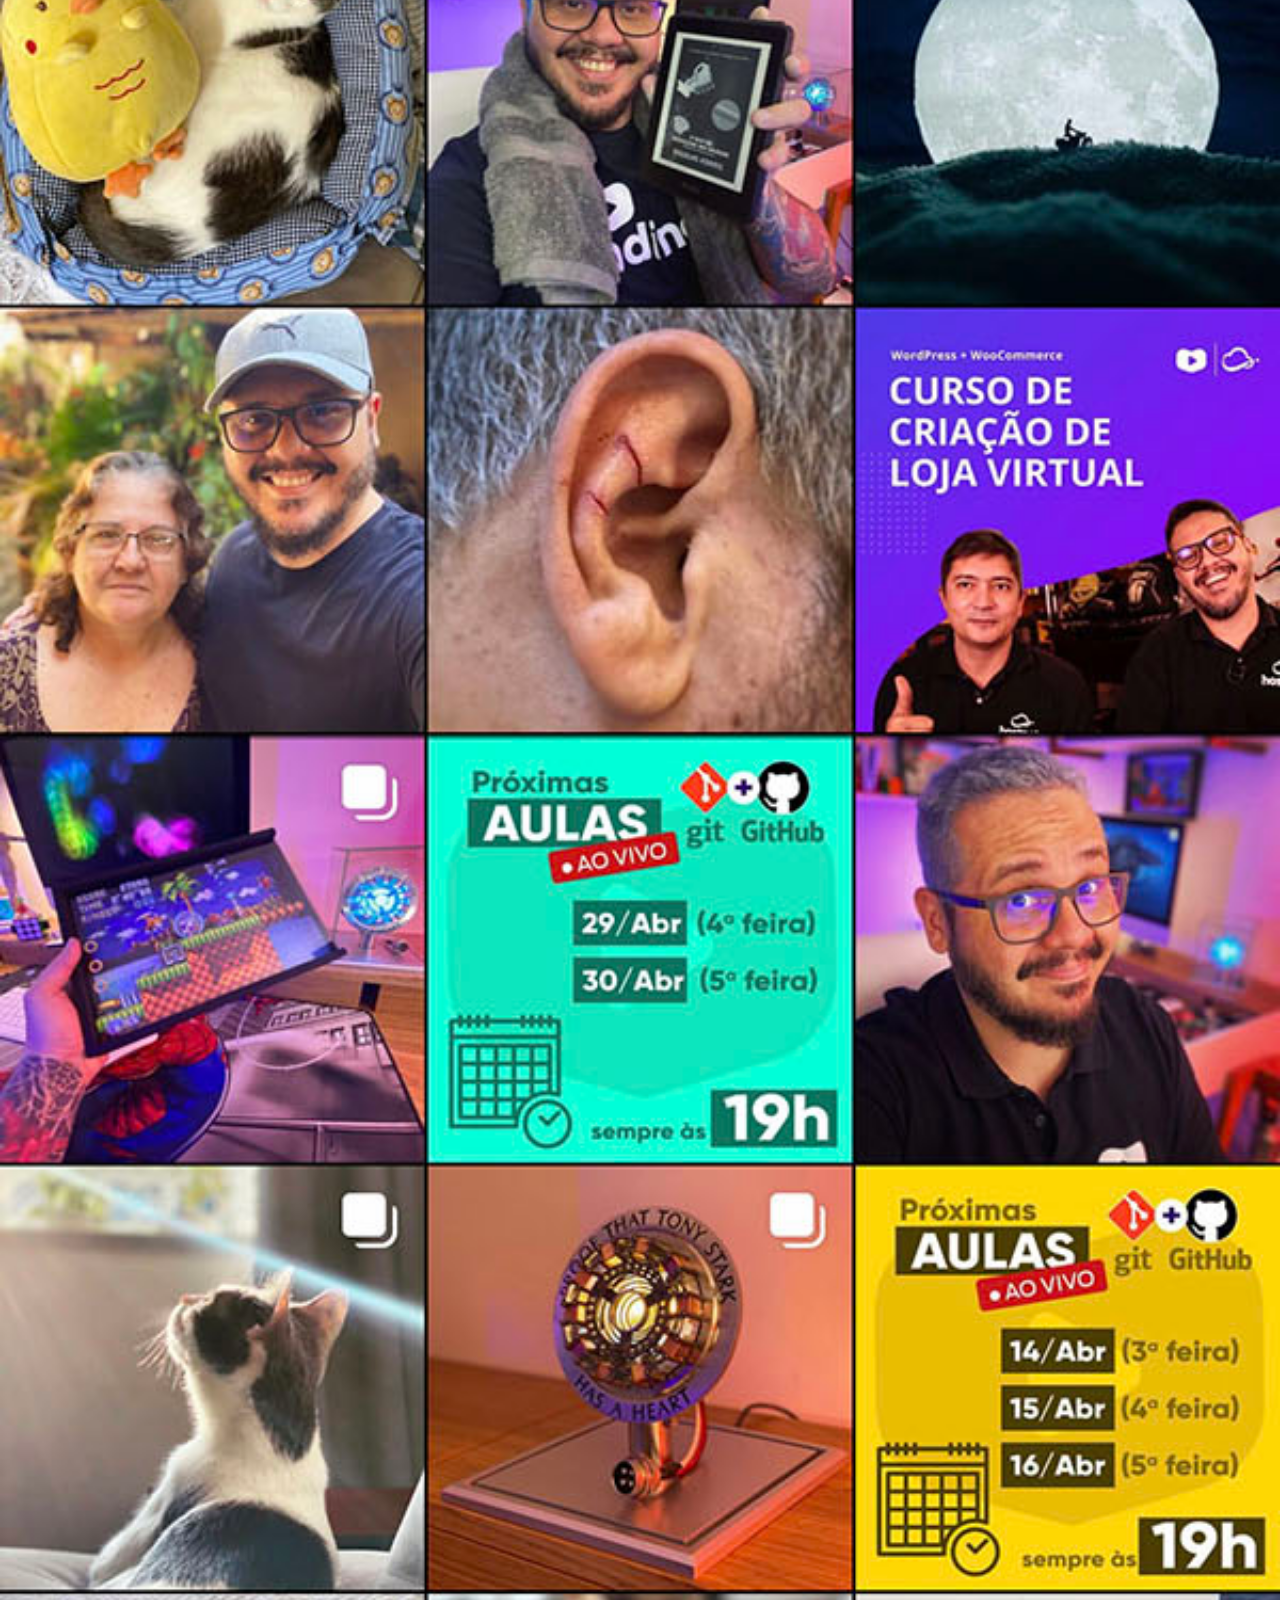
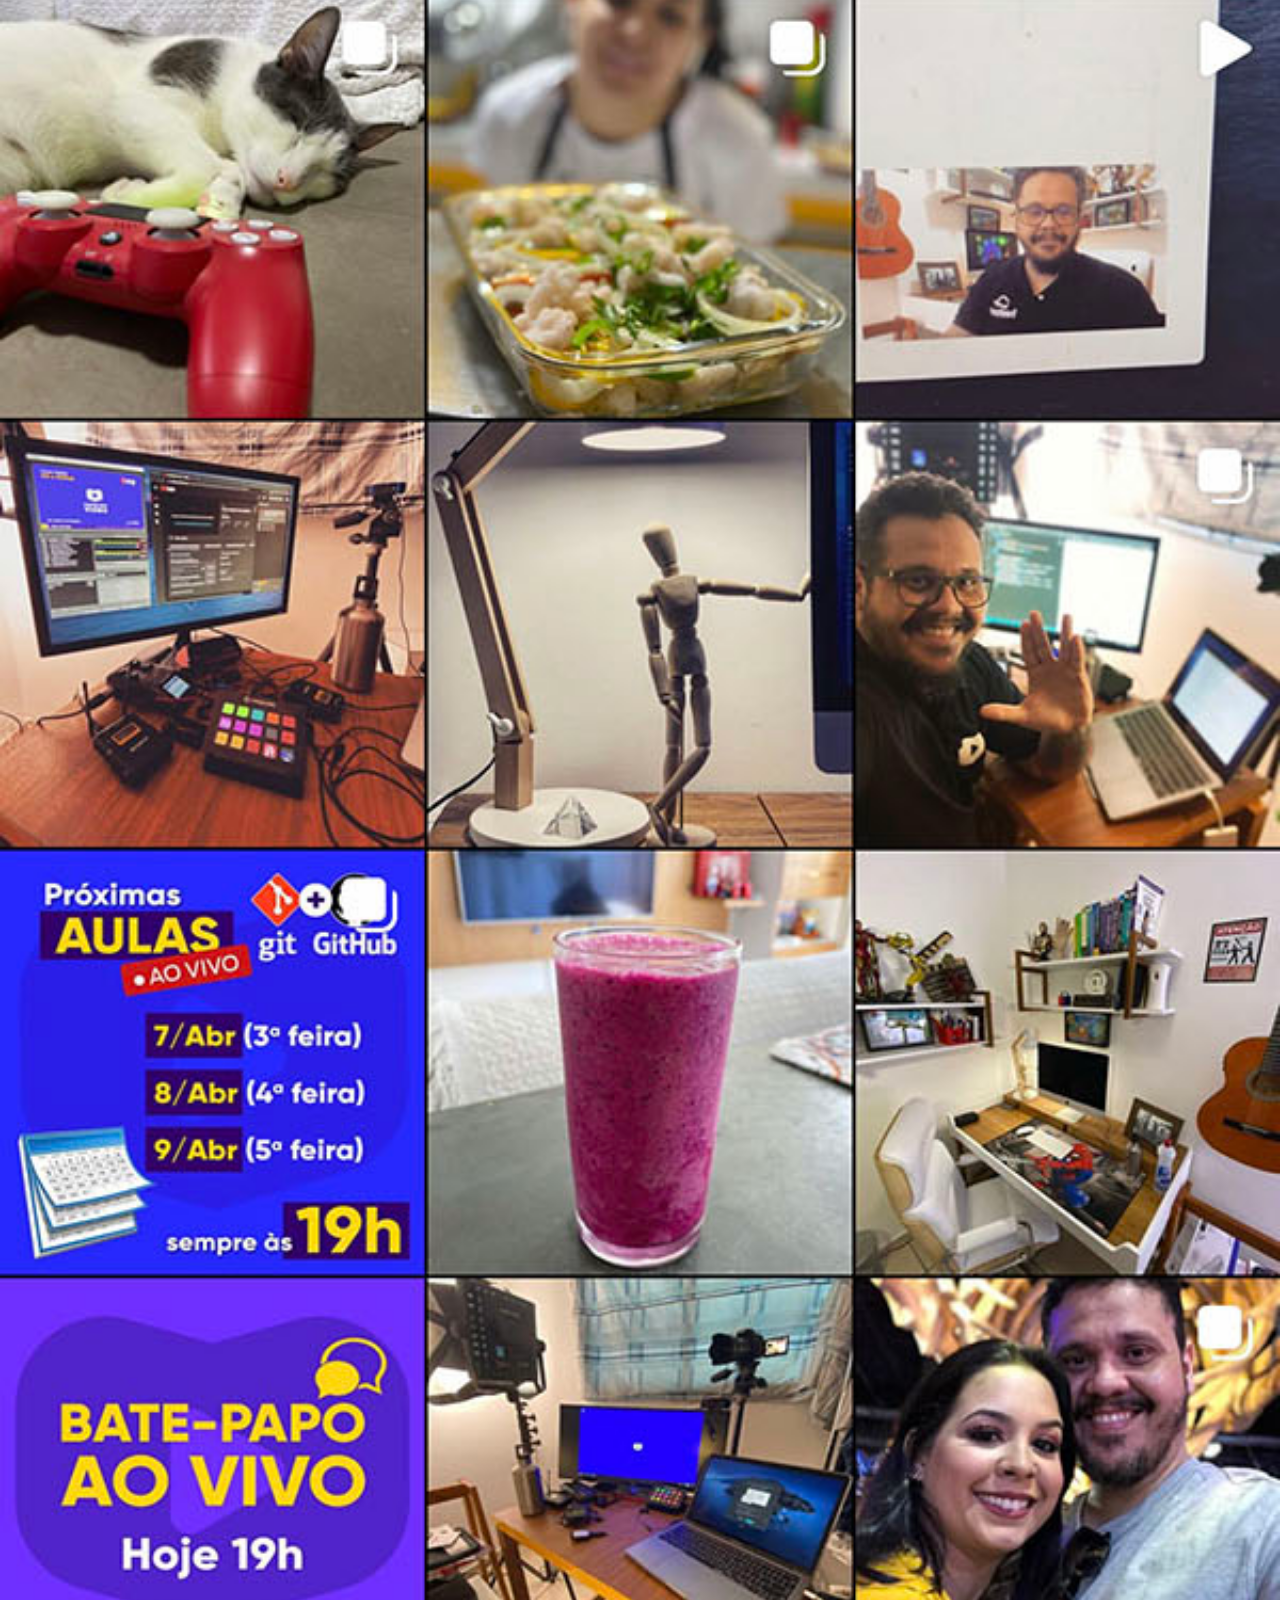
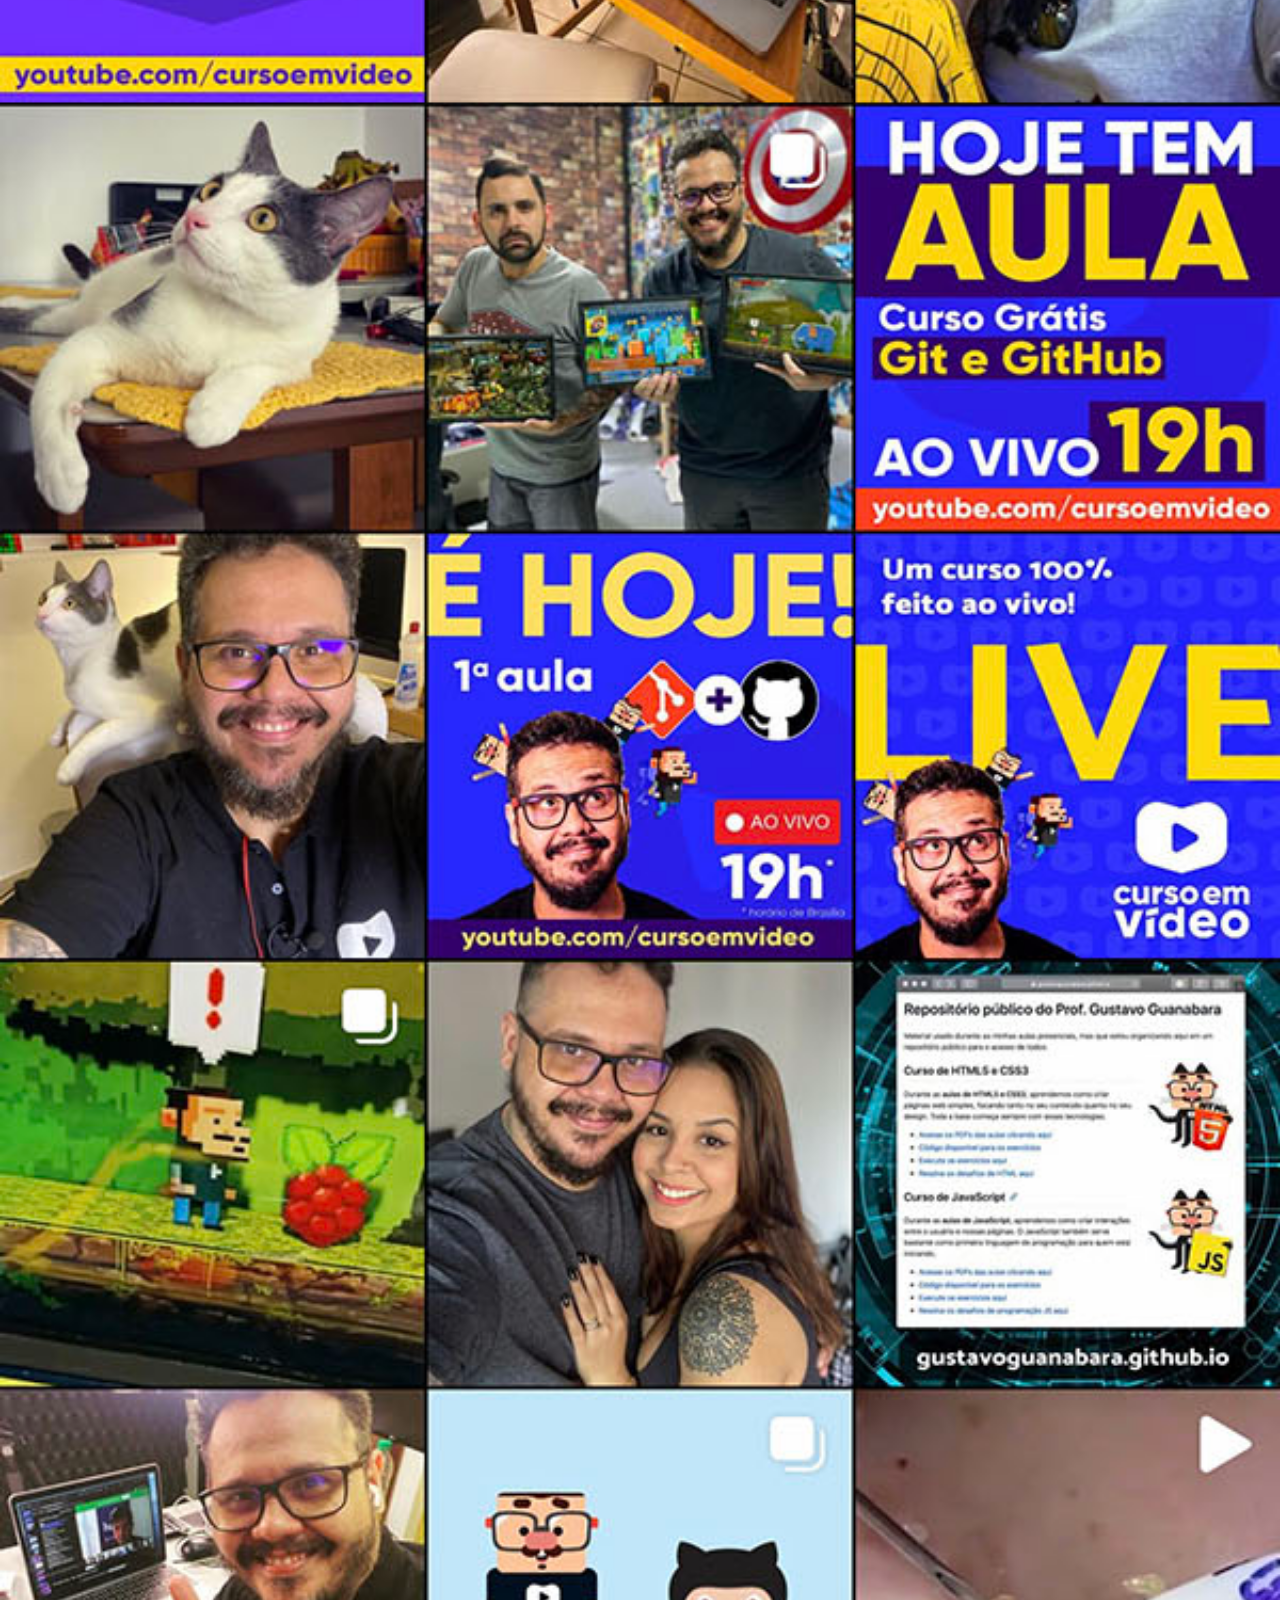
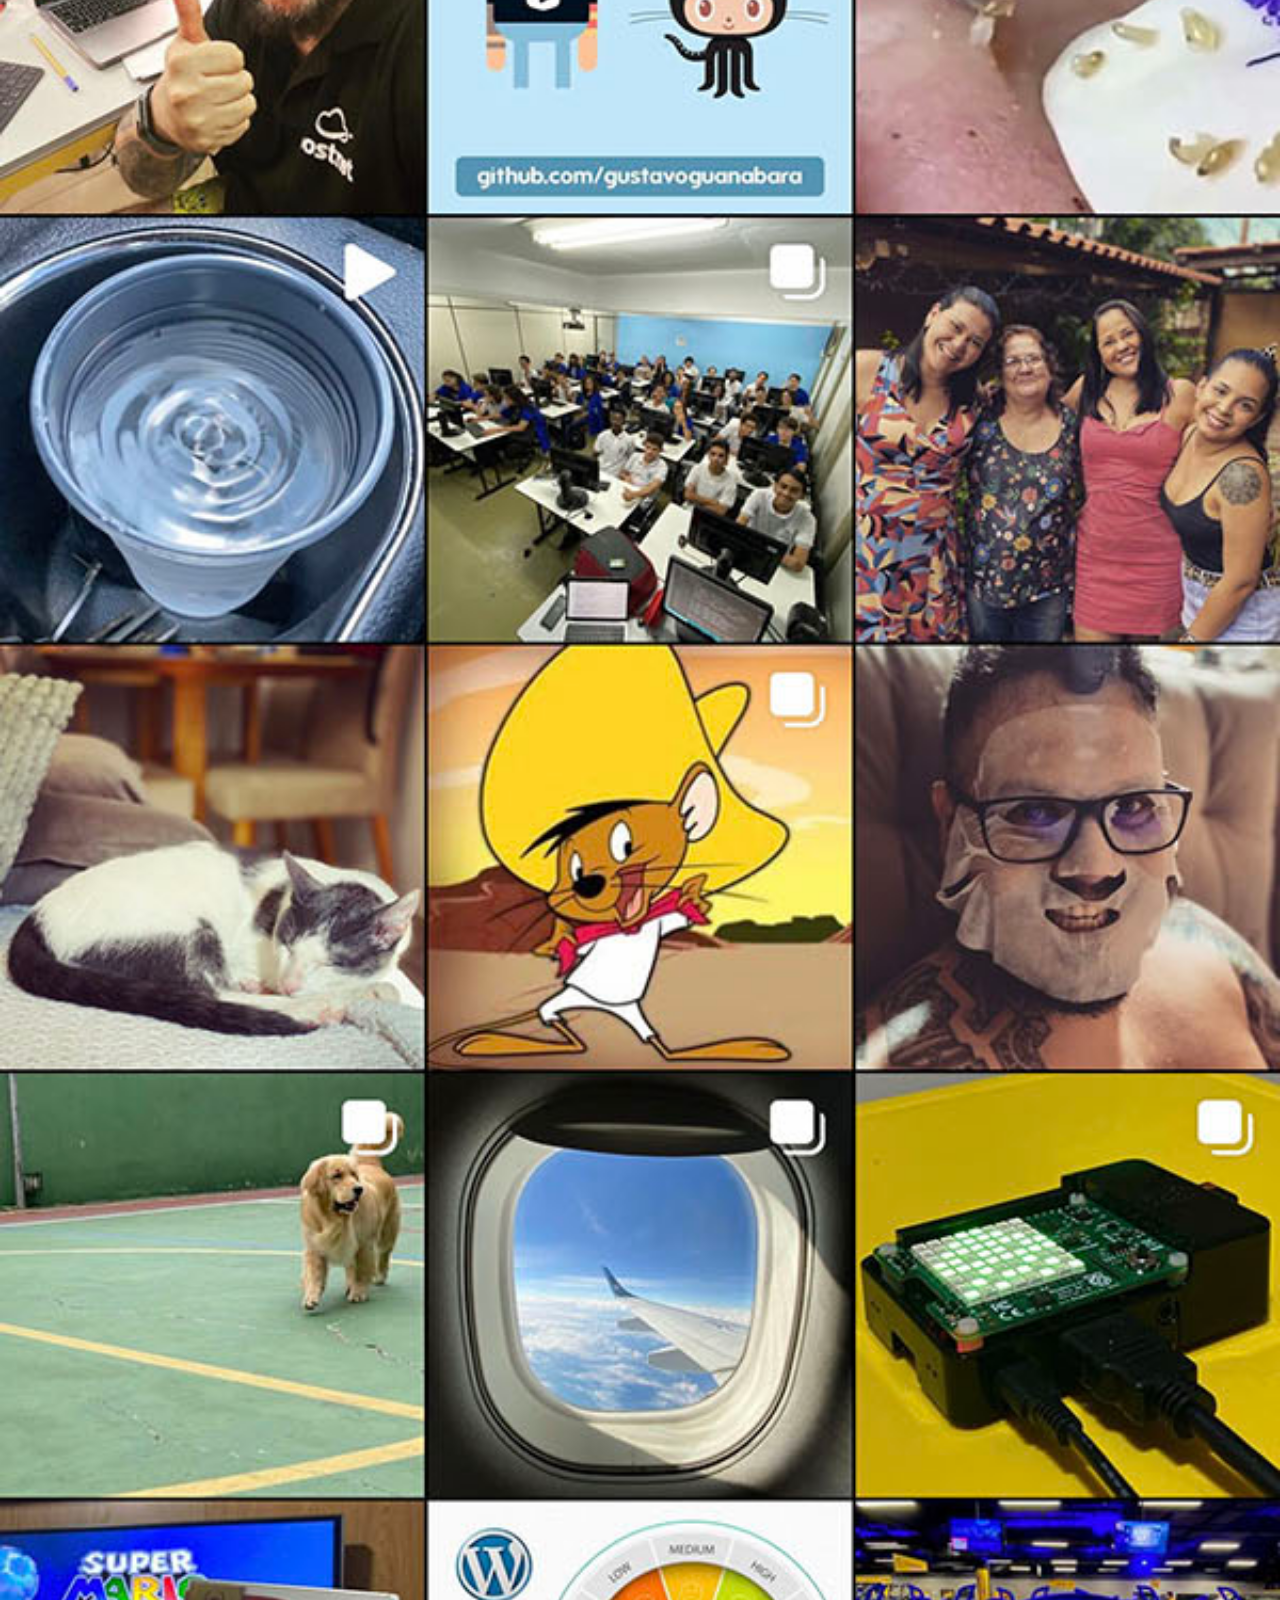
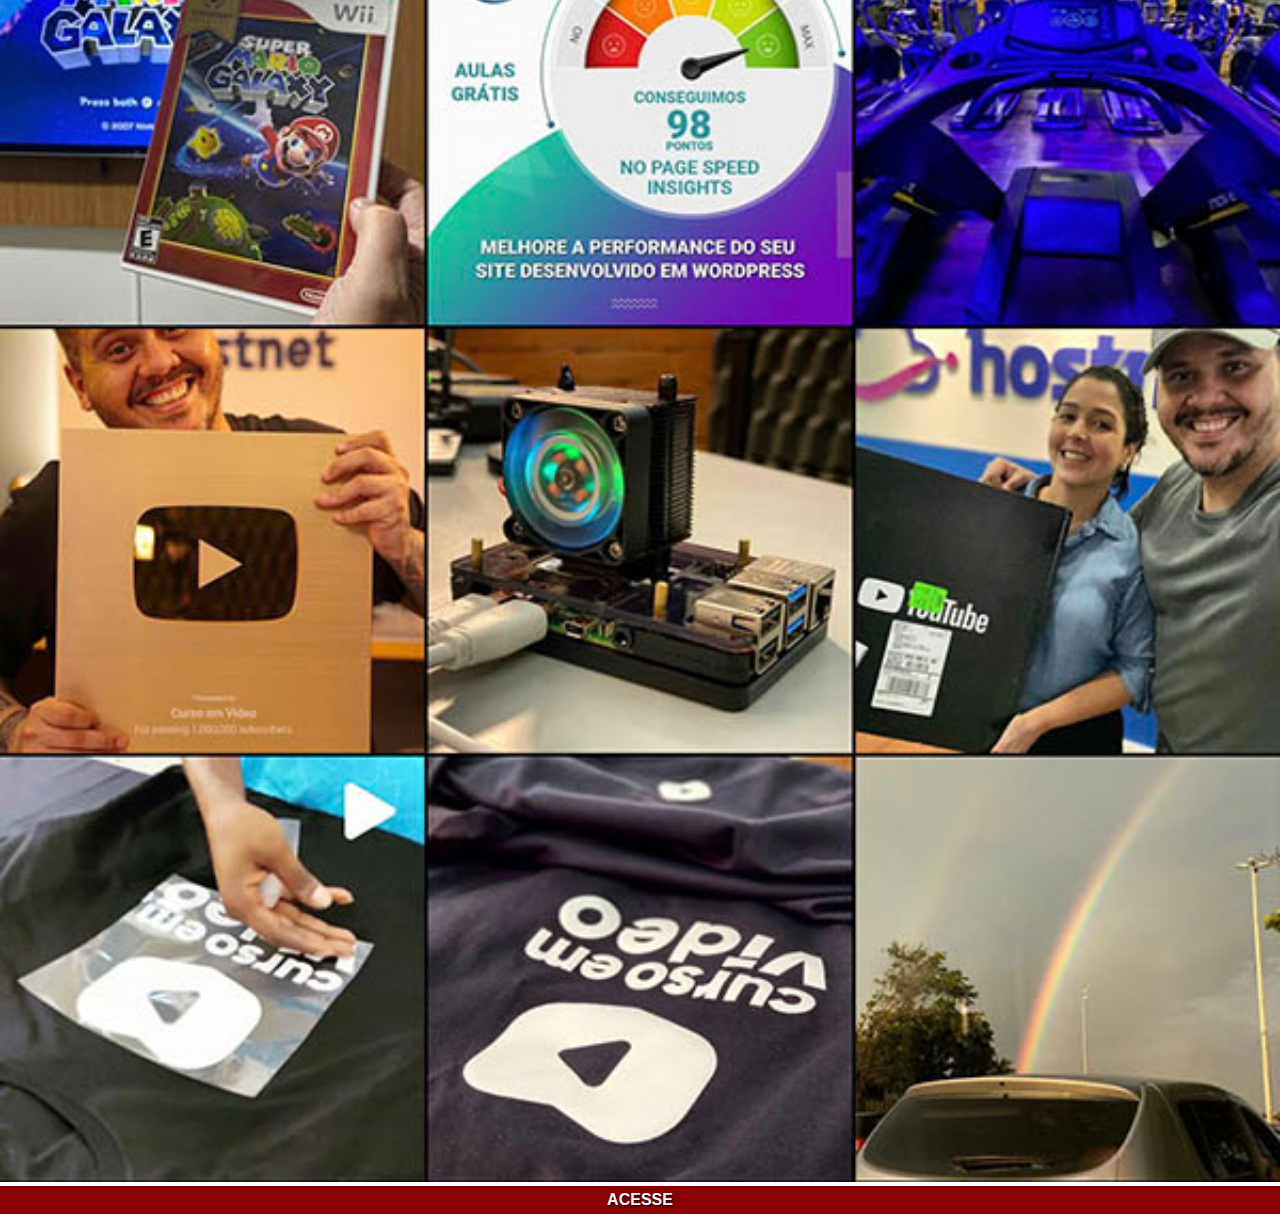
<file: insta.html>
<!DOCTYPE html>
<html lang="pt-br">
<head>
    <meta charset="UTF-8">
    <meta name="viewport" content="width=device-width, initial-scale=1.0">
    <link rel="stylesheet" href="estilos/social.css">
    <title></title>
</head>
<body>
    <img src="imagens/tela-instagram.jpg" alt="">
    <a href="https://instagram.com/rsnovaess" target="_blank">ACESSE</a>

</body>
</html>
</file>
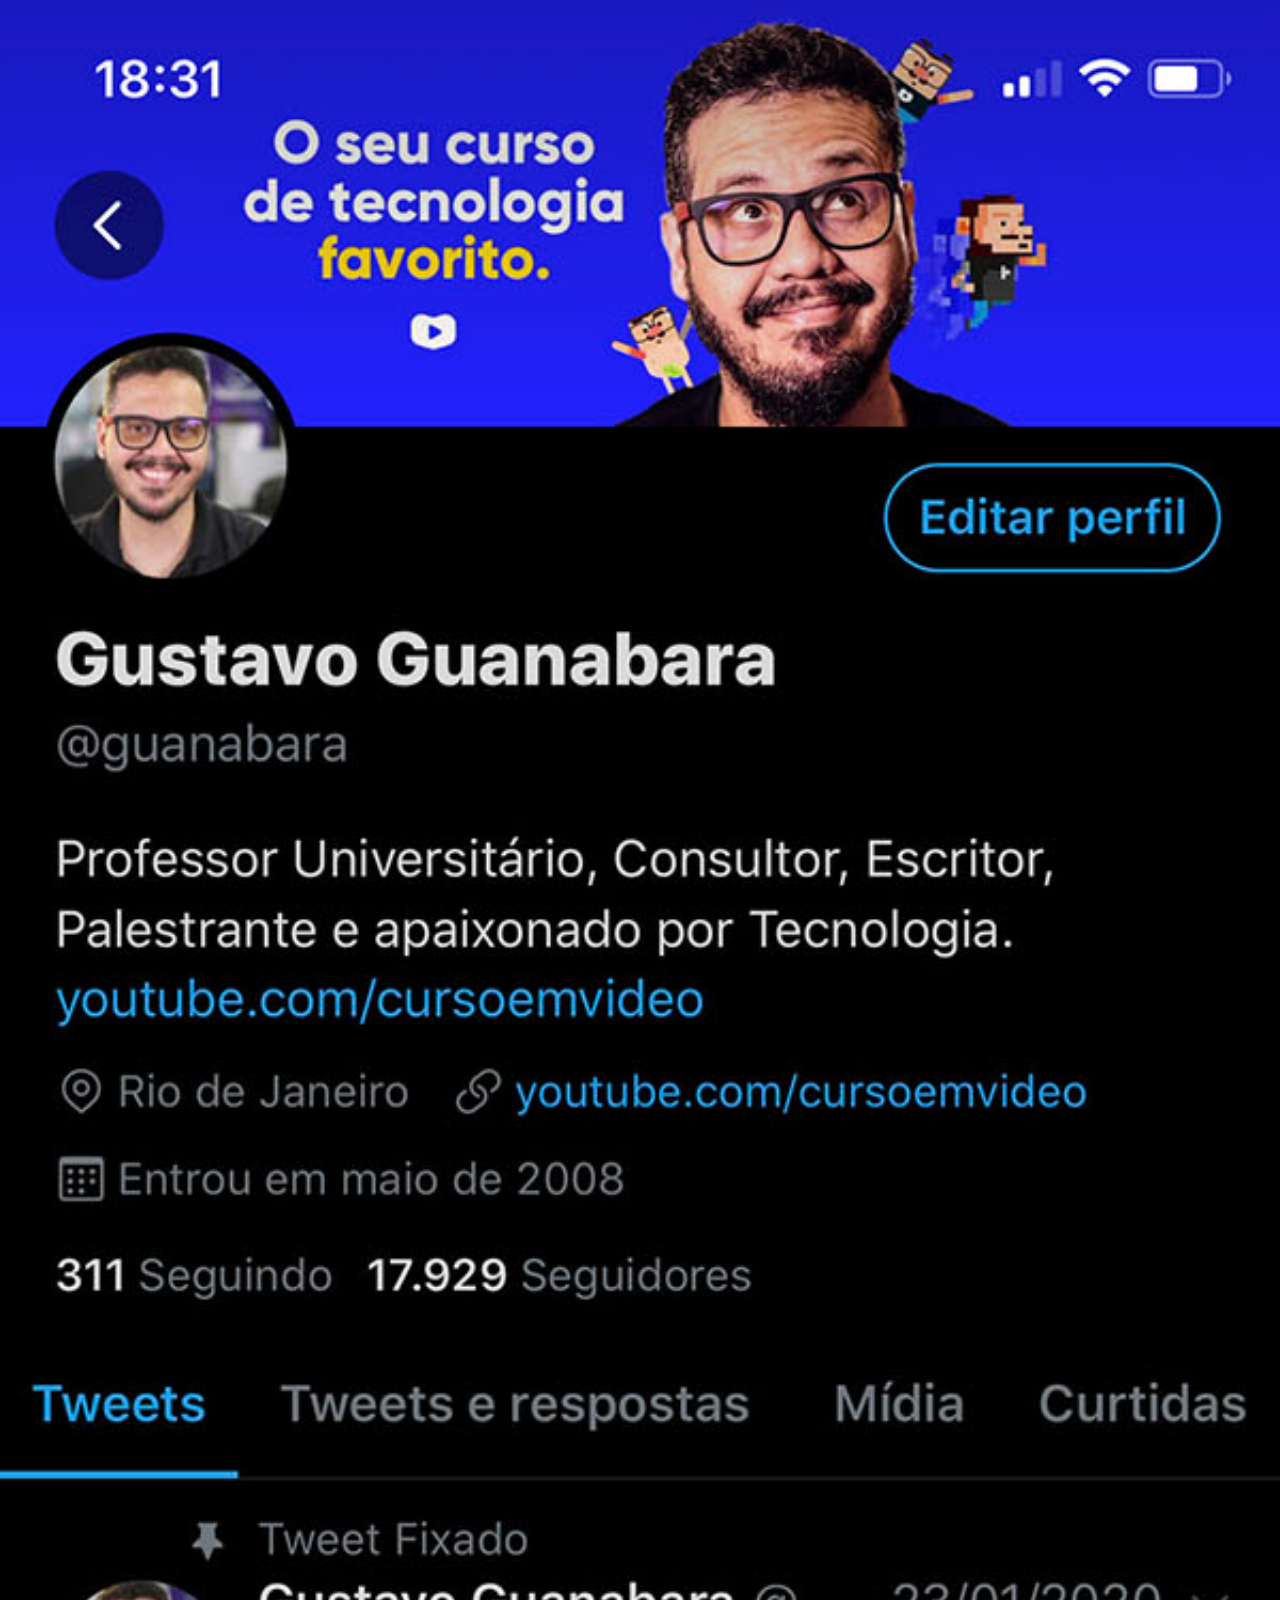
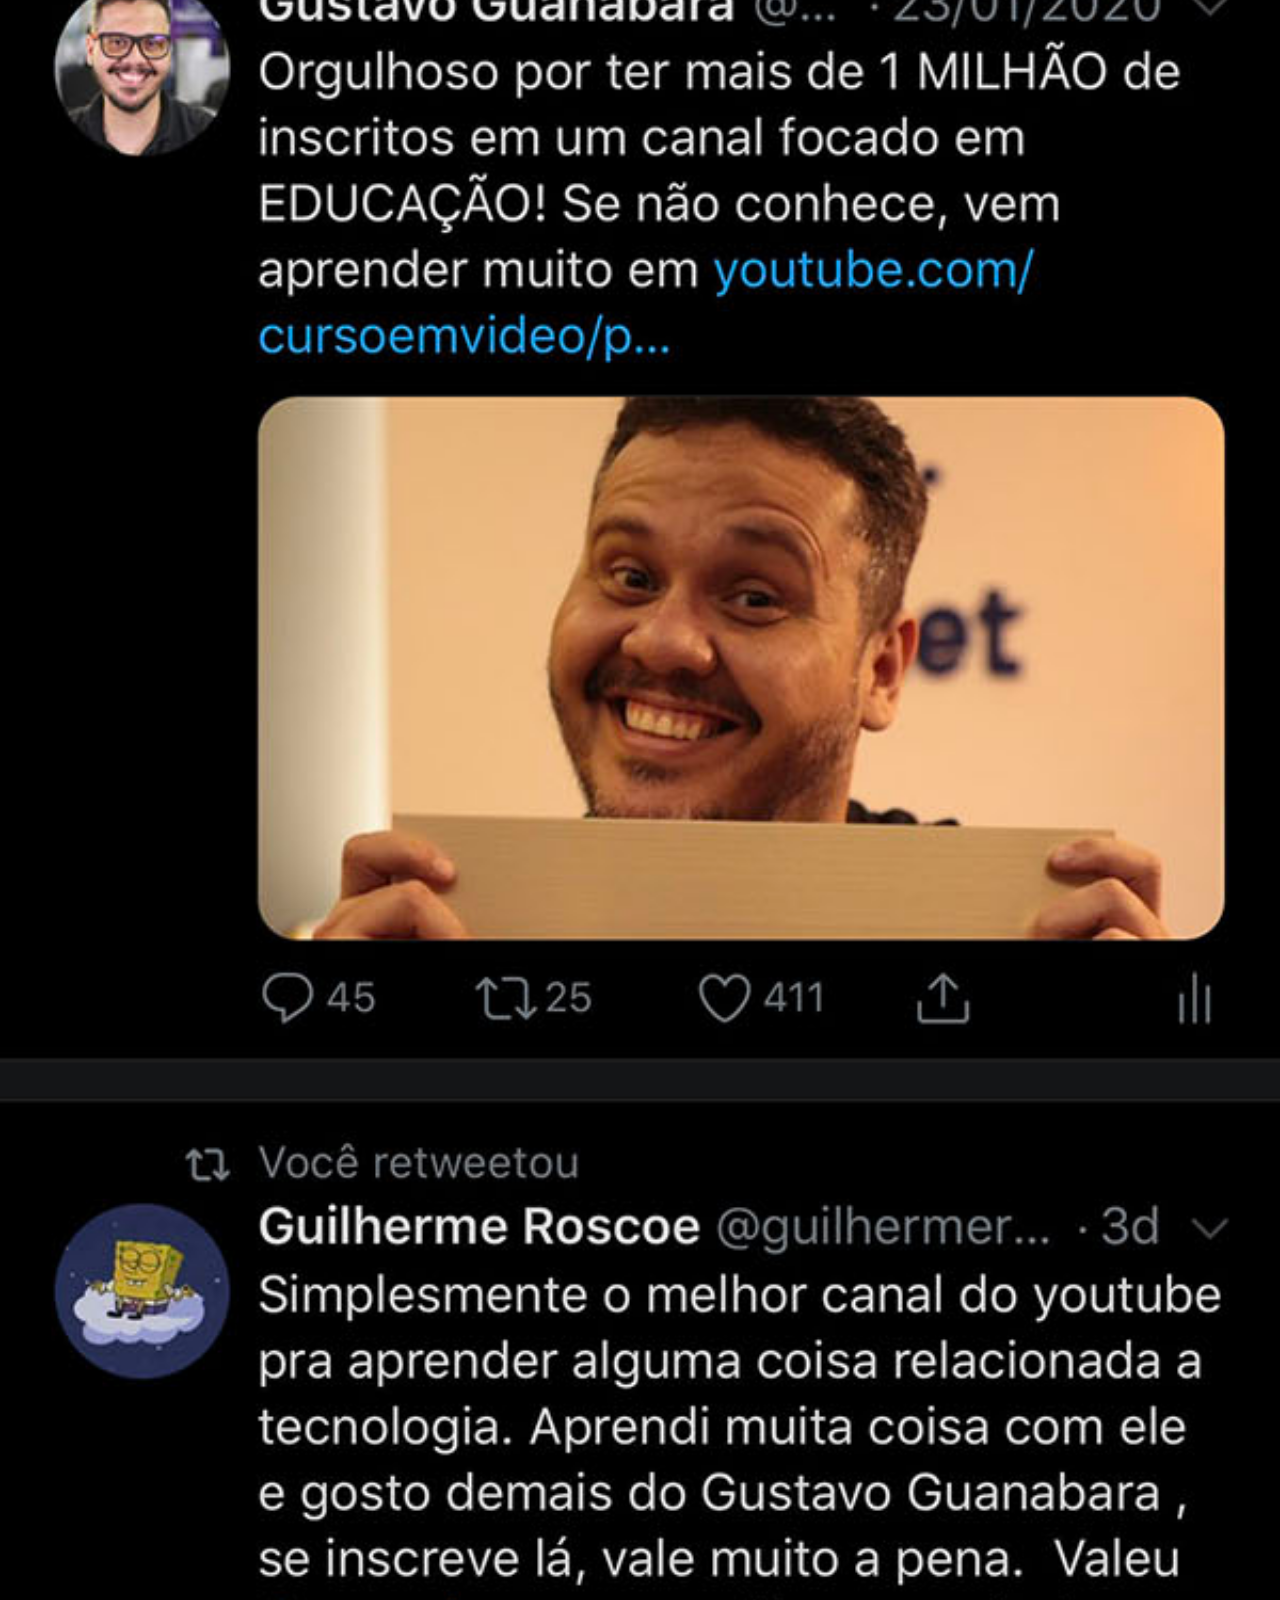
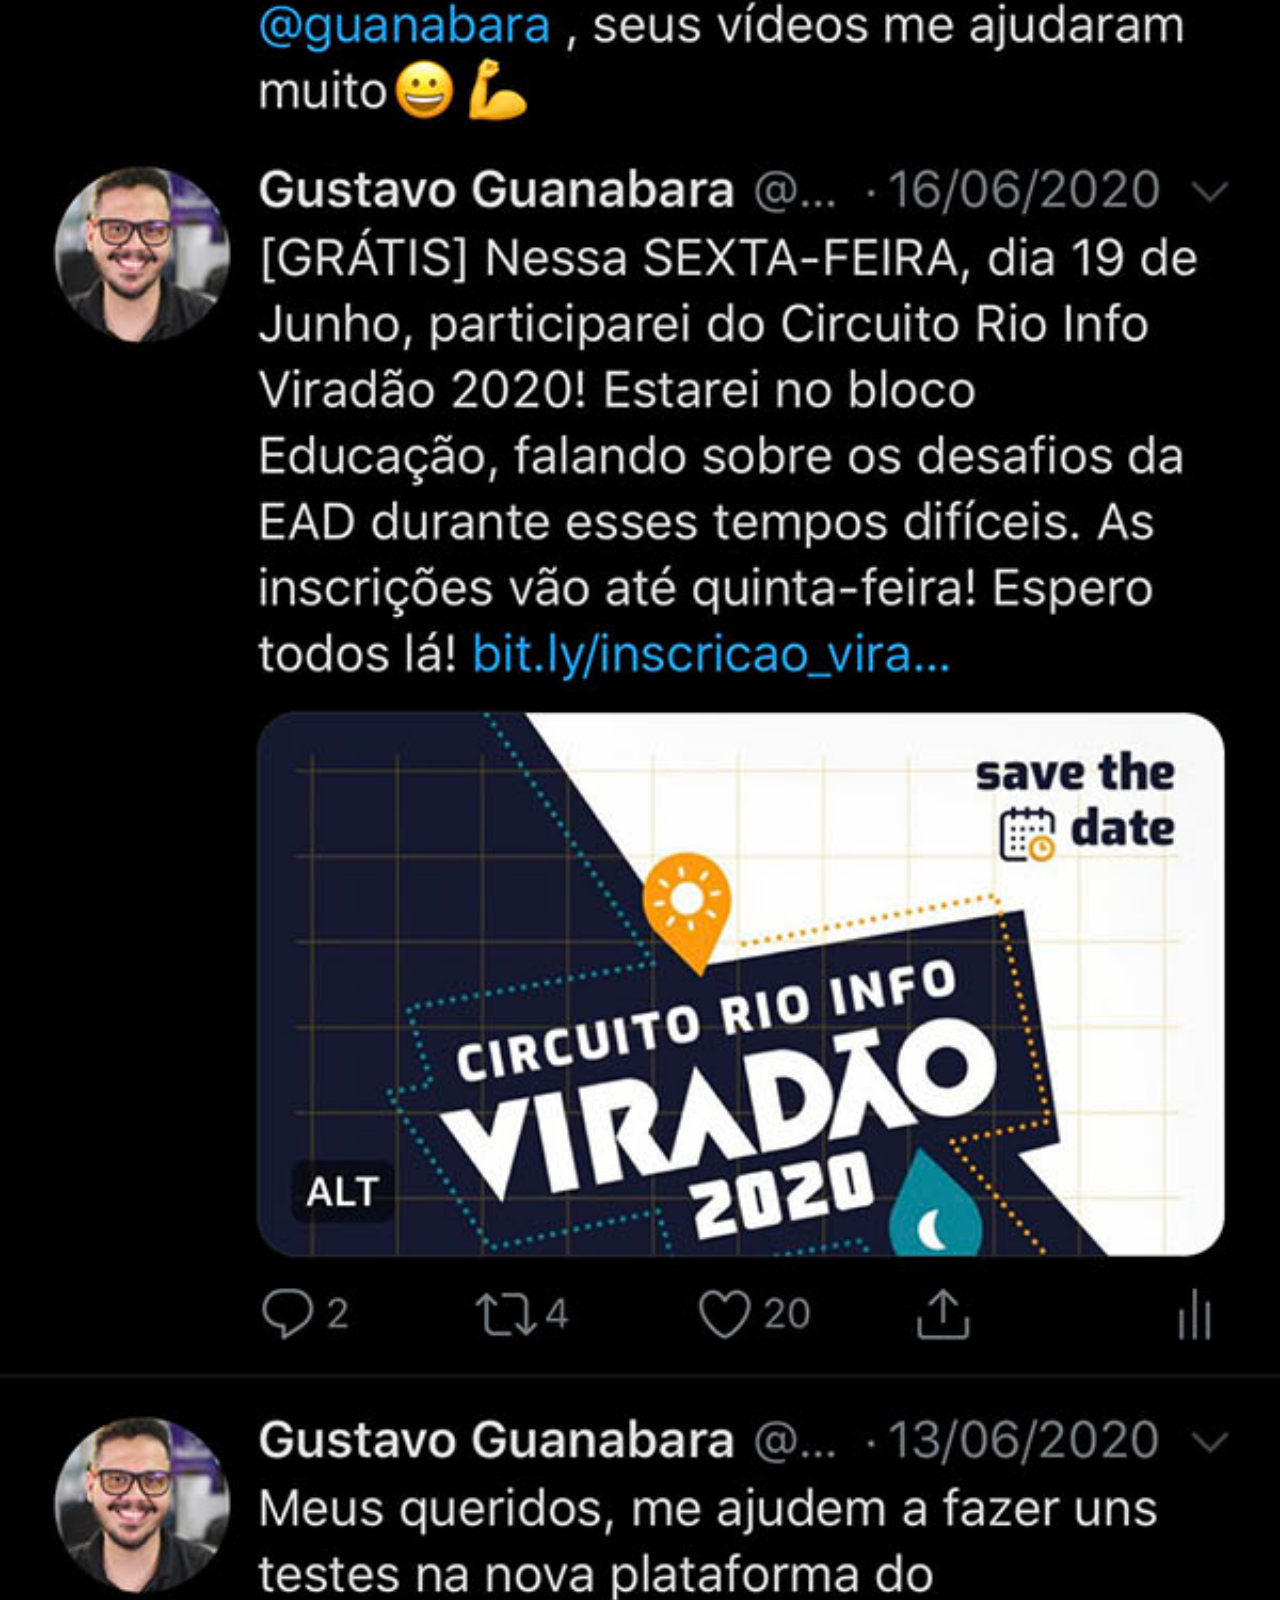
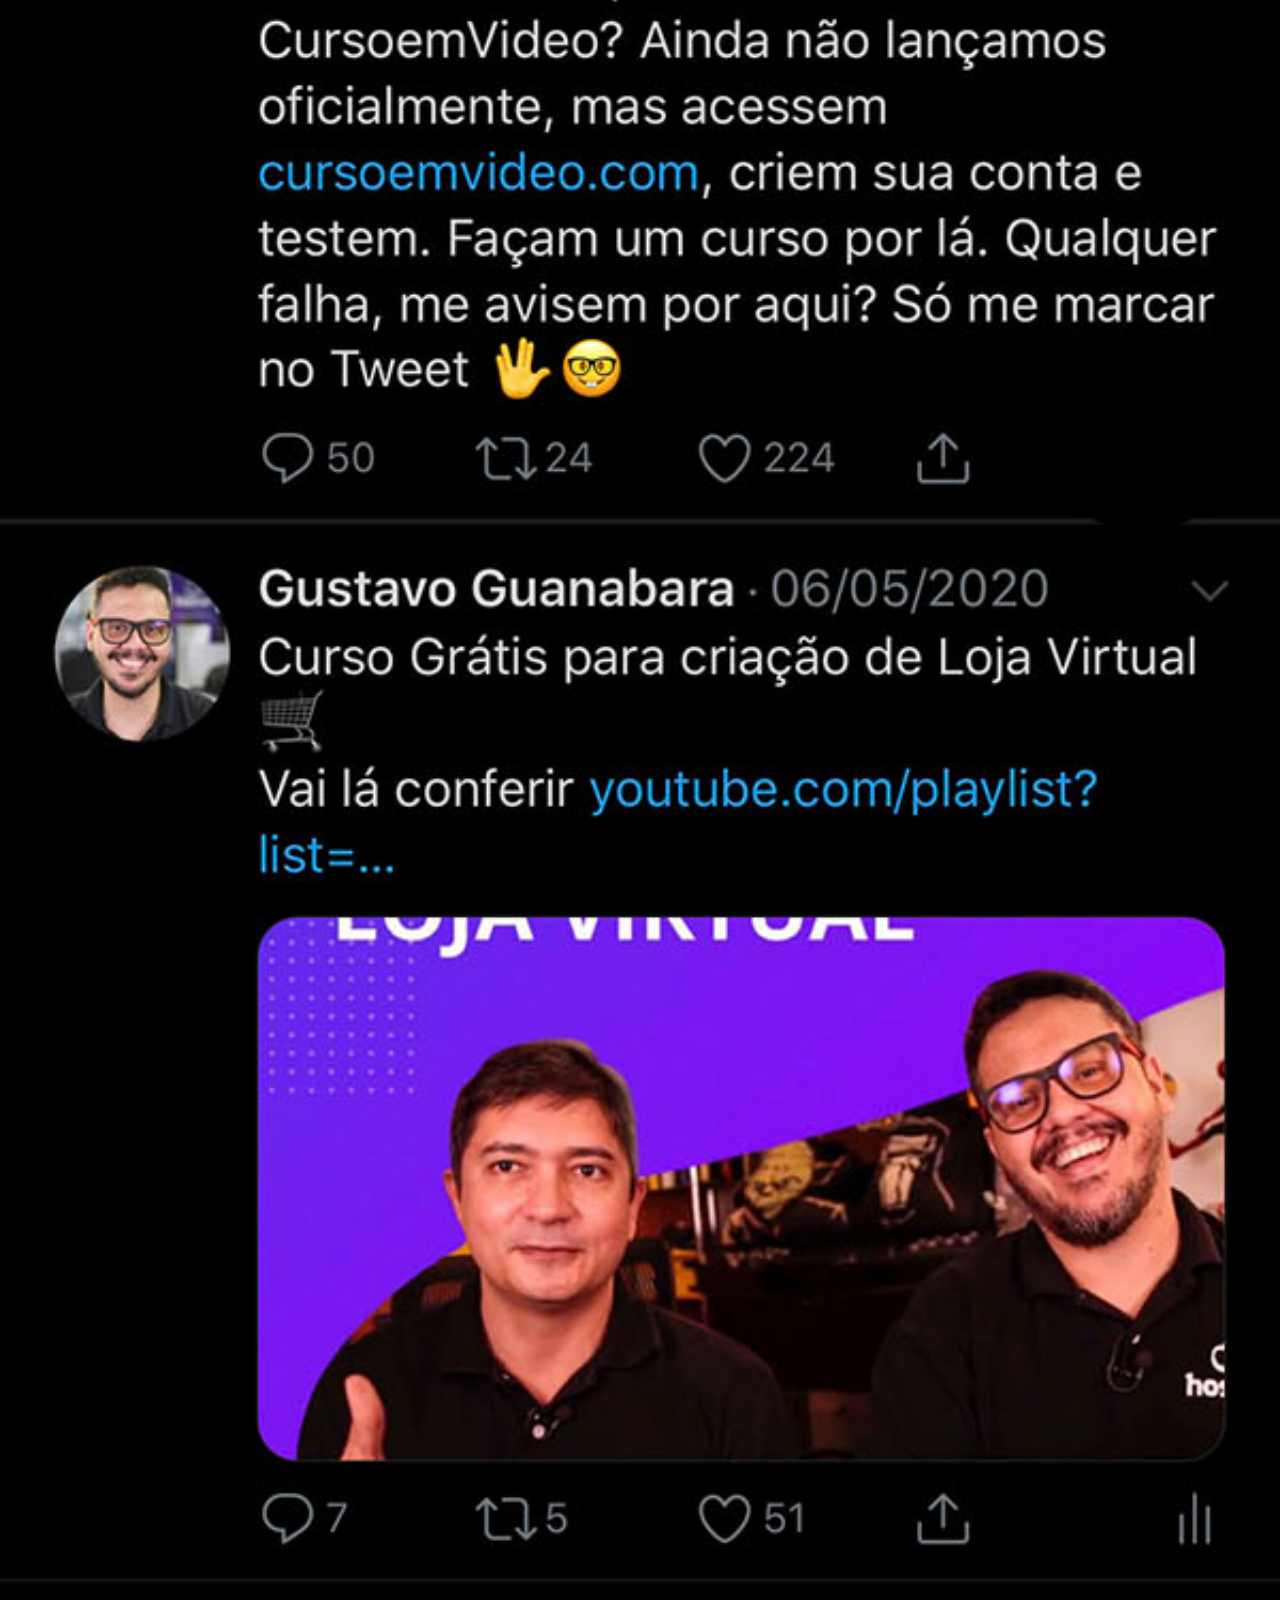
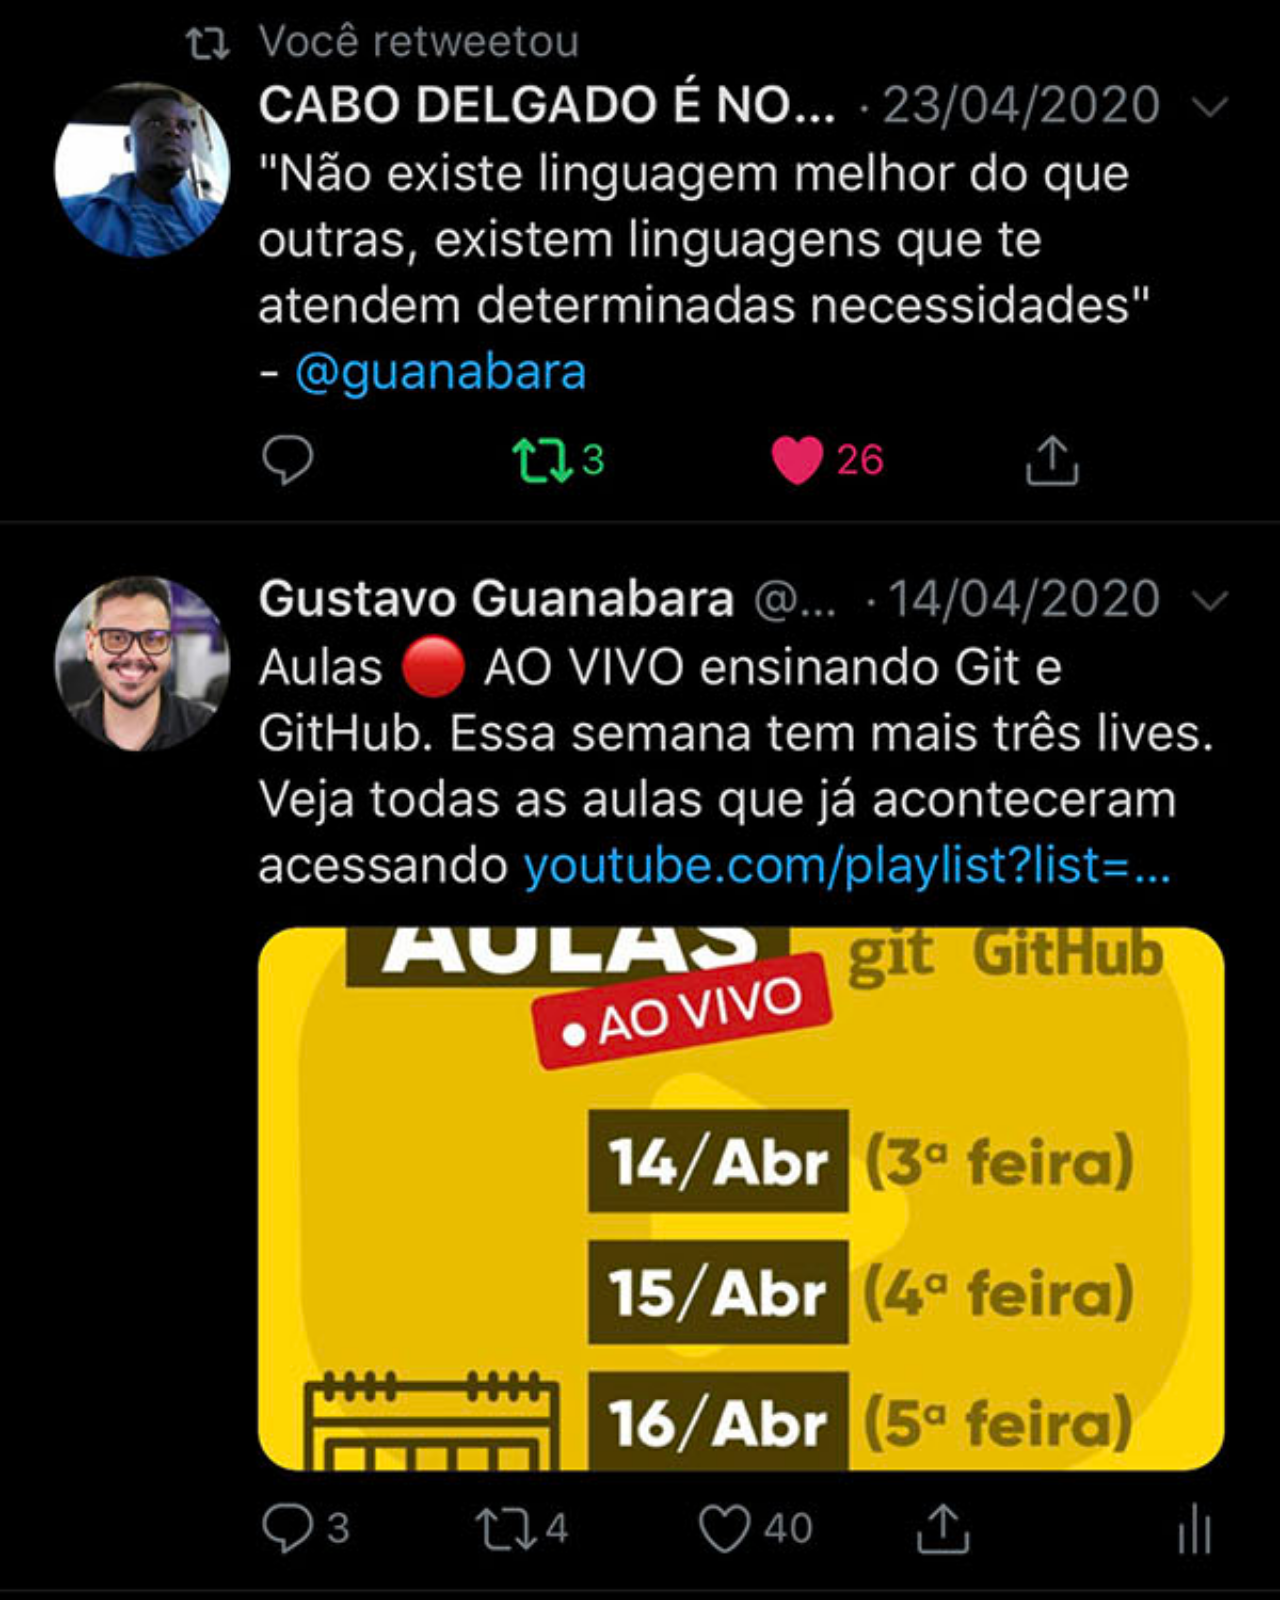
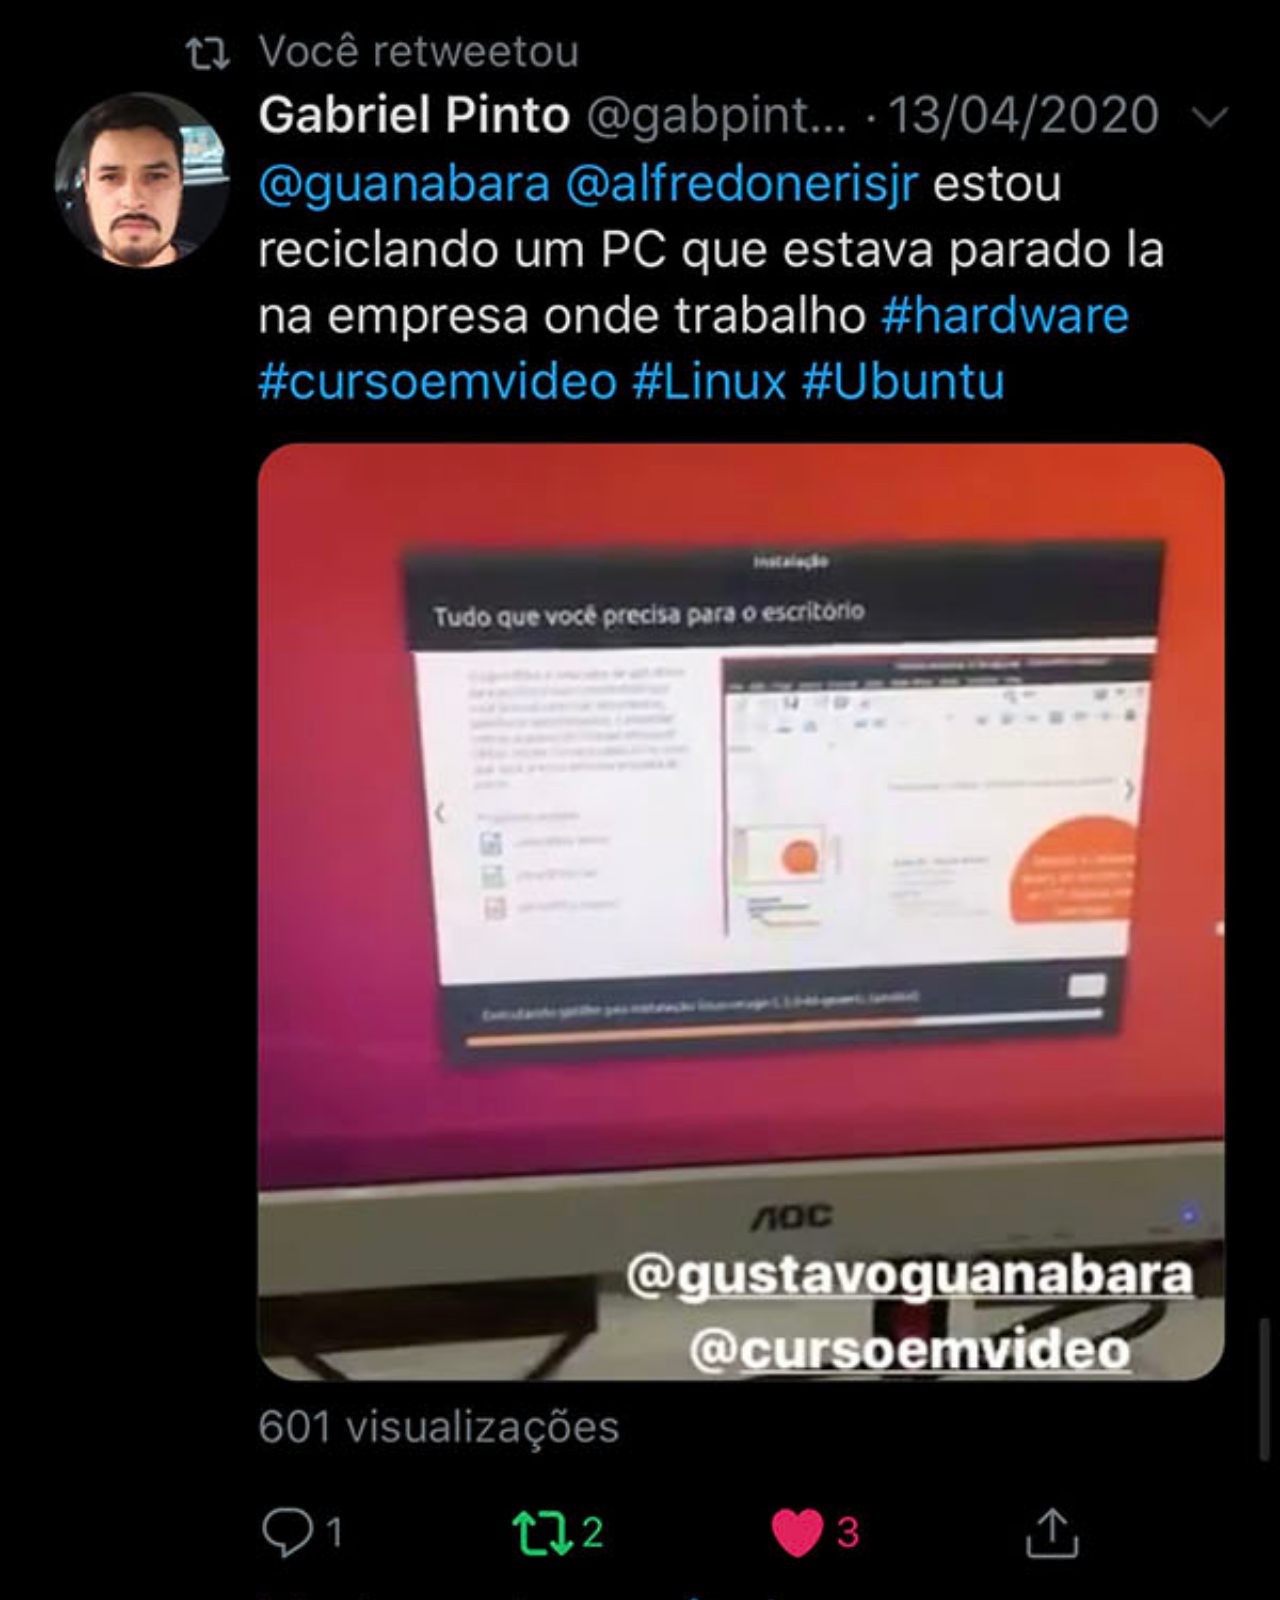
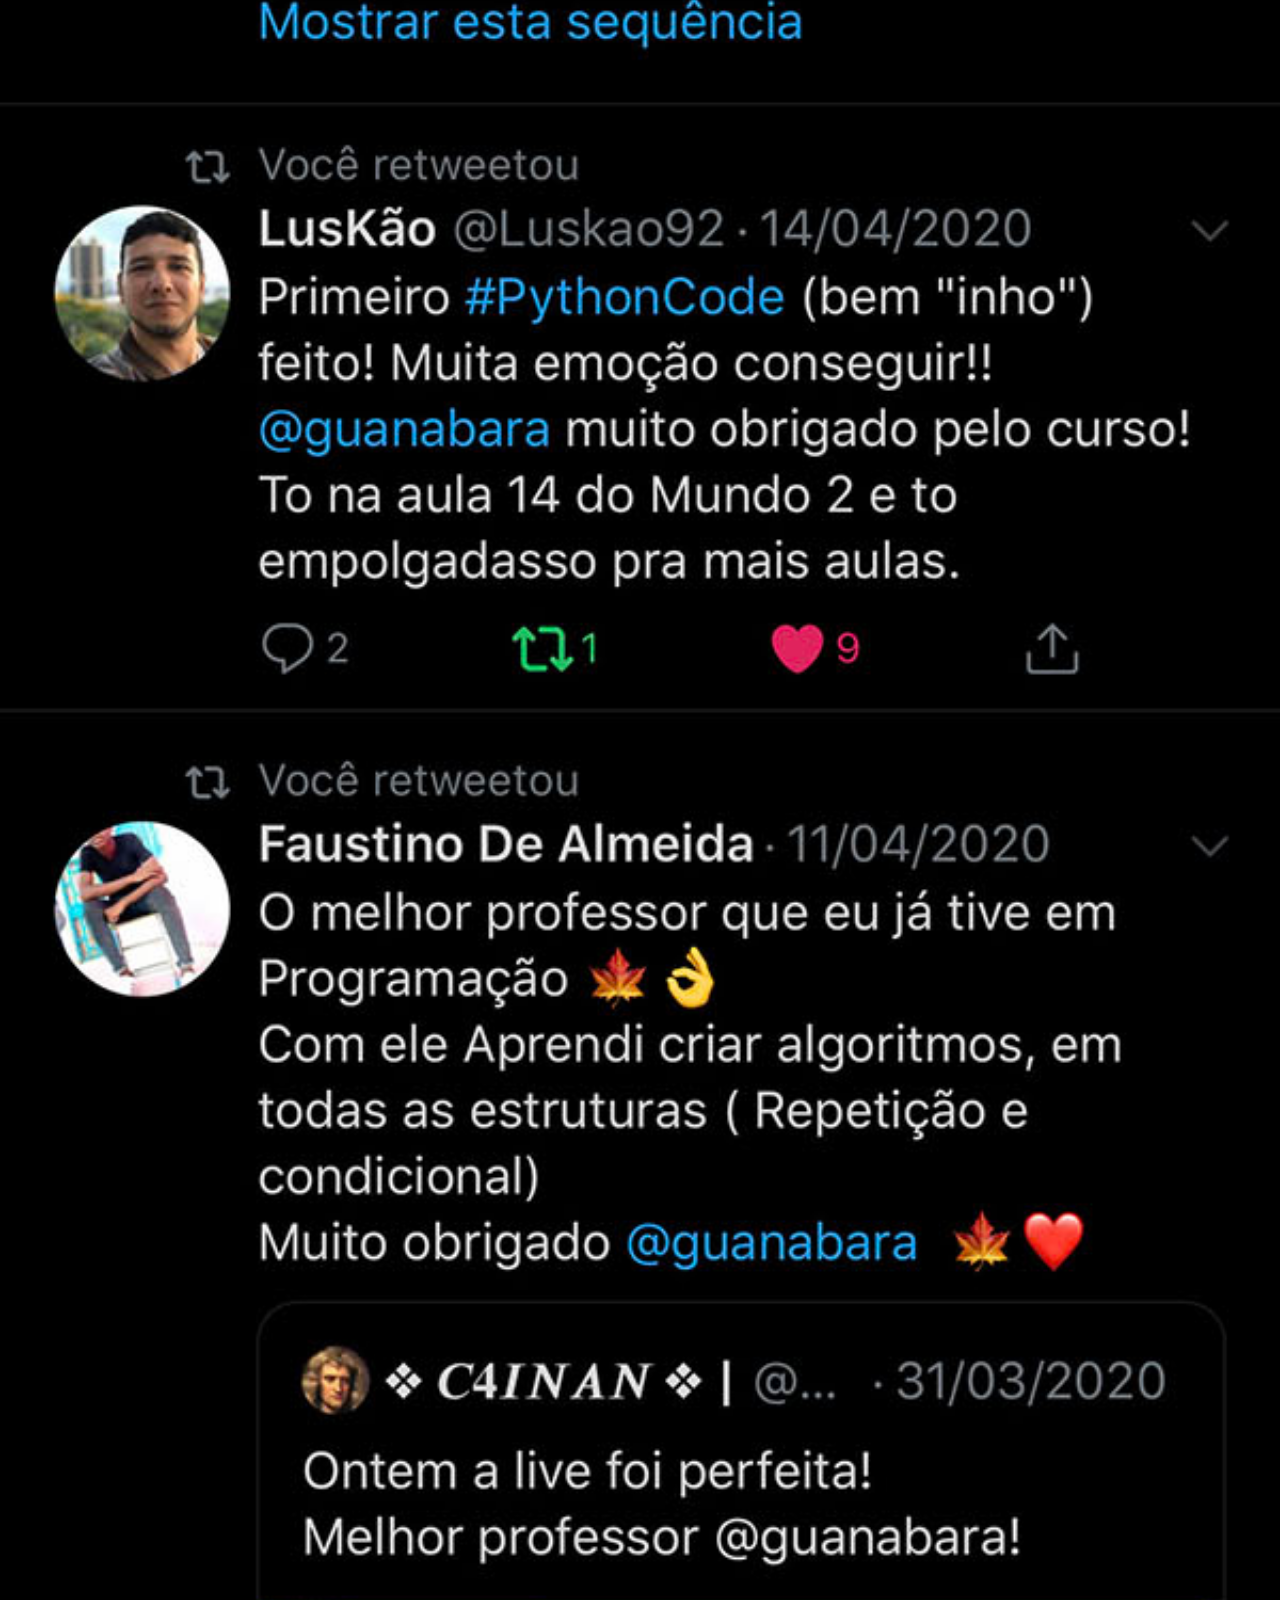
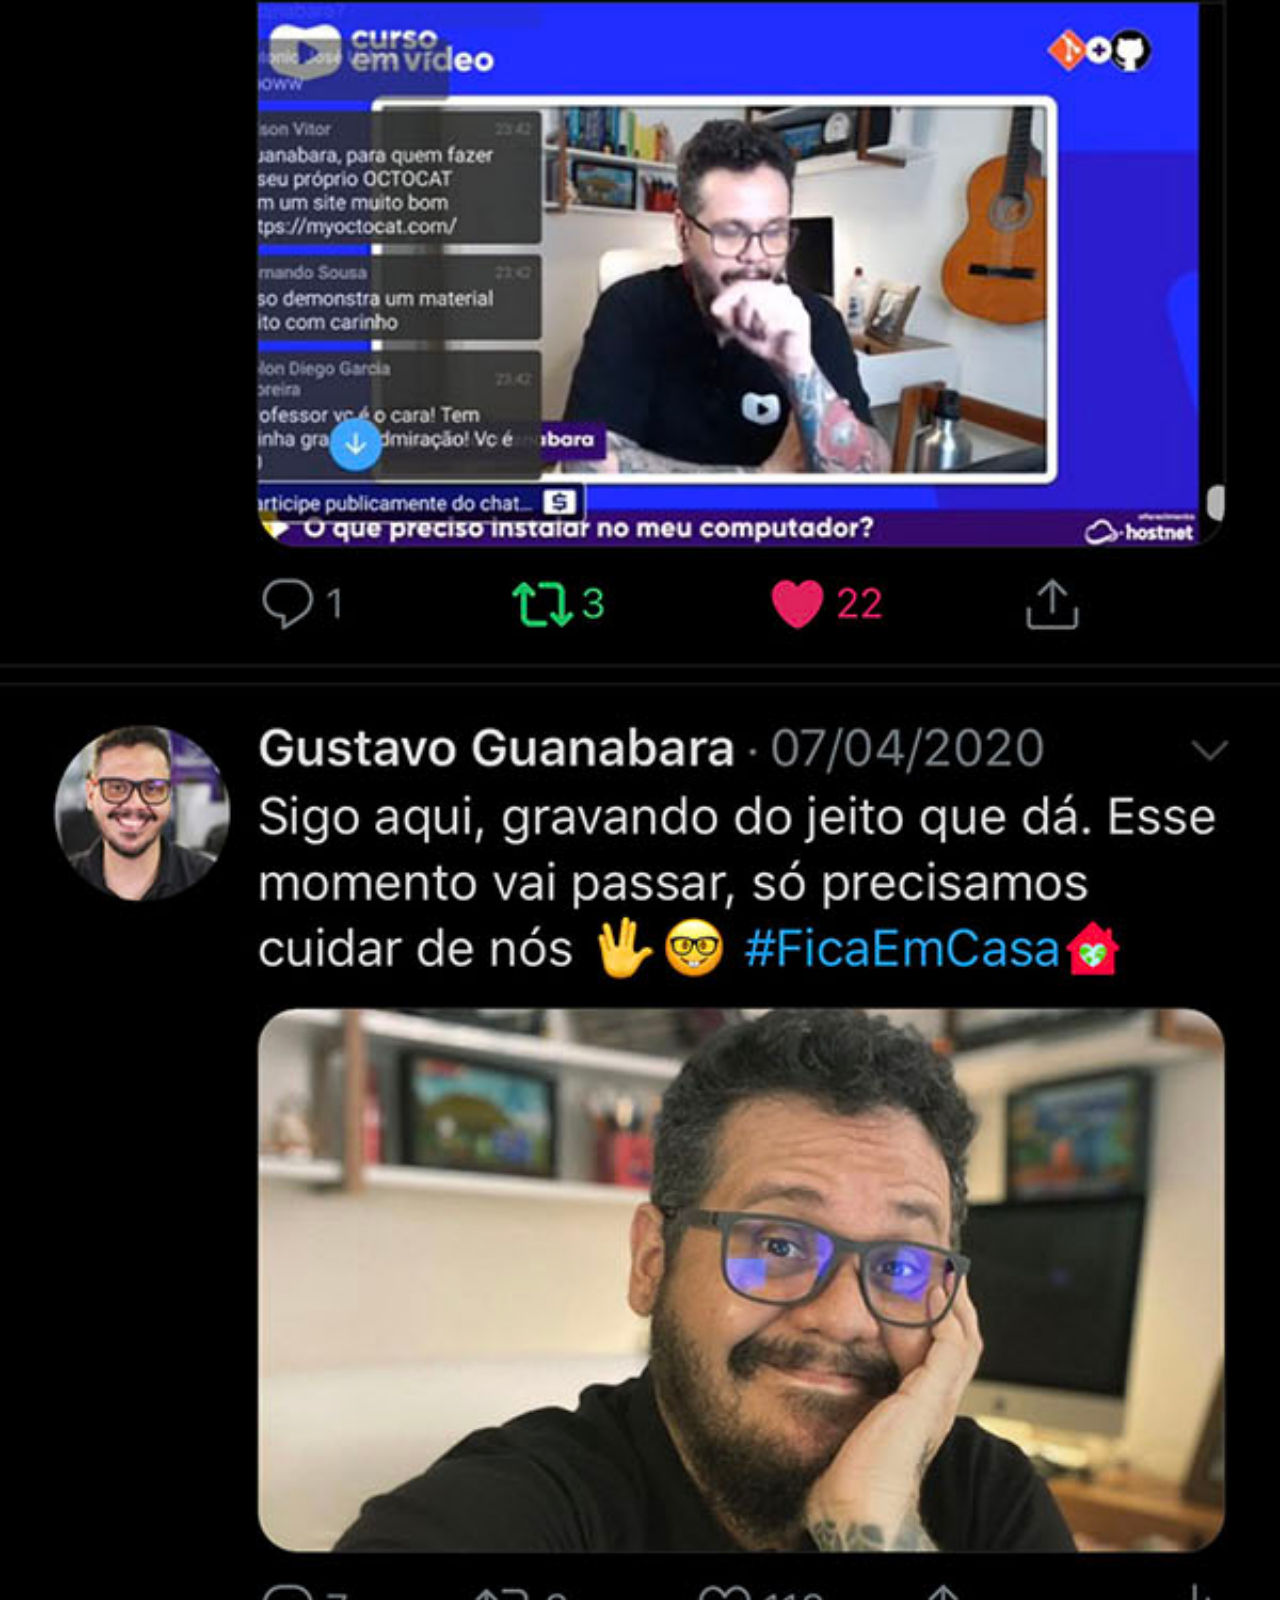
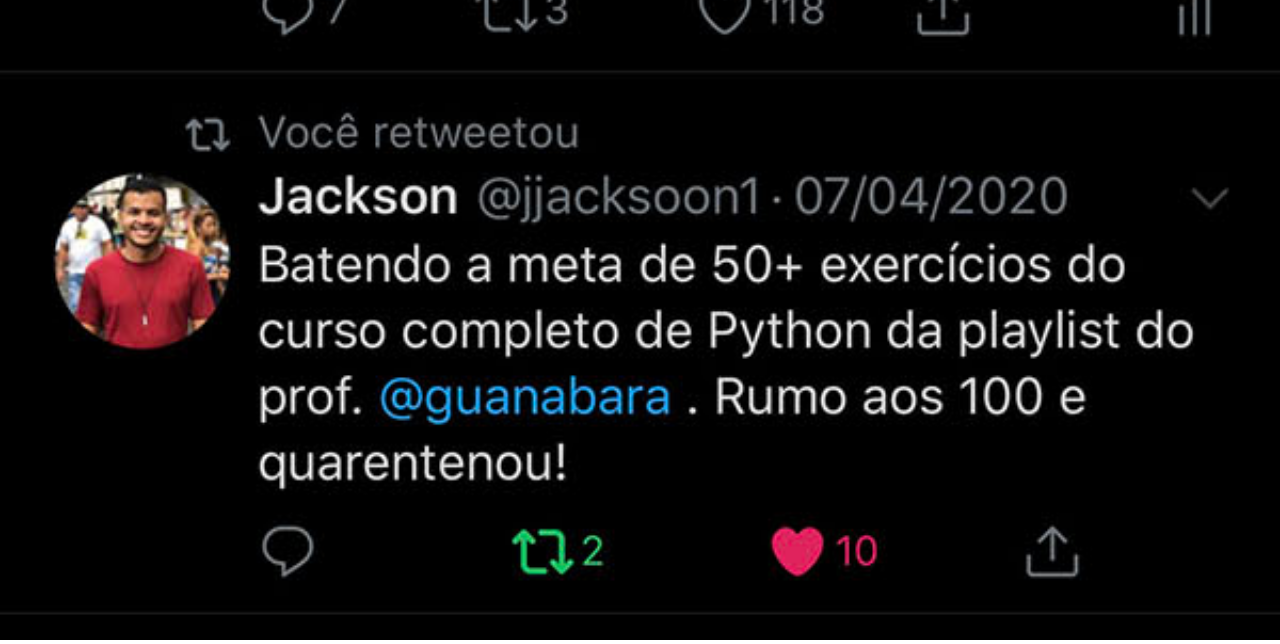
<file: x.html>
<!DOCTYPE html>
<html lang="en">
<head>
    <meta charset="UTF-8">
    <meta name="viewport" content="width=device-width, initial-scale=1.0">
    <link rel="stylesheet" href="estilos/social.css">
    <title></title>
</head>
<body>
    <img src="imagens/tela-twitter.jpg" alt="">
</body>
</html>
</file>
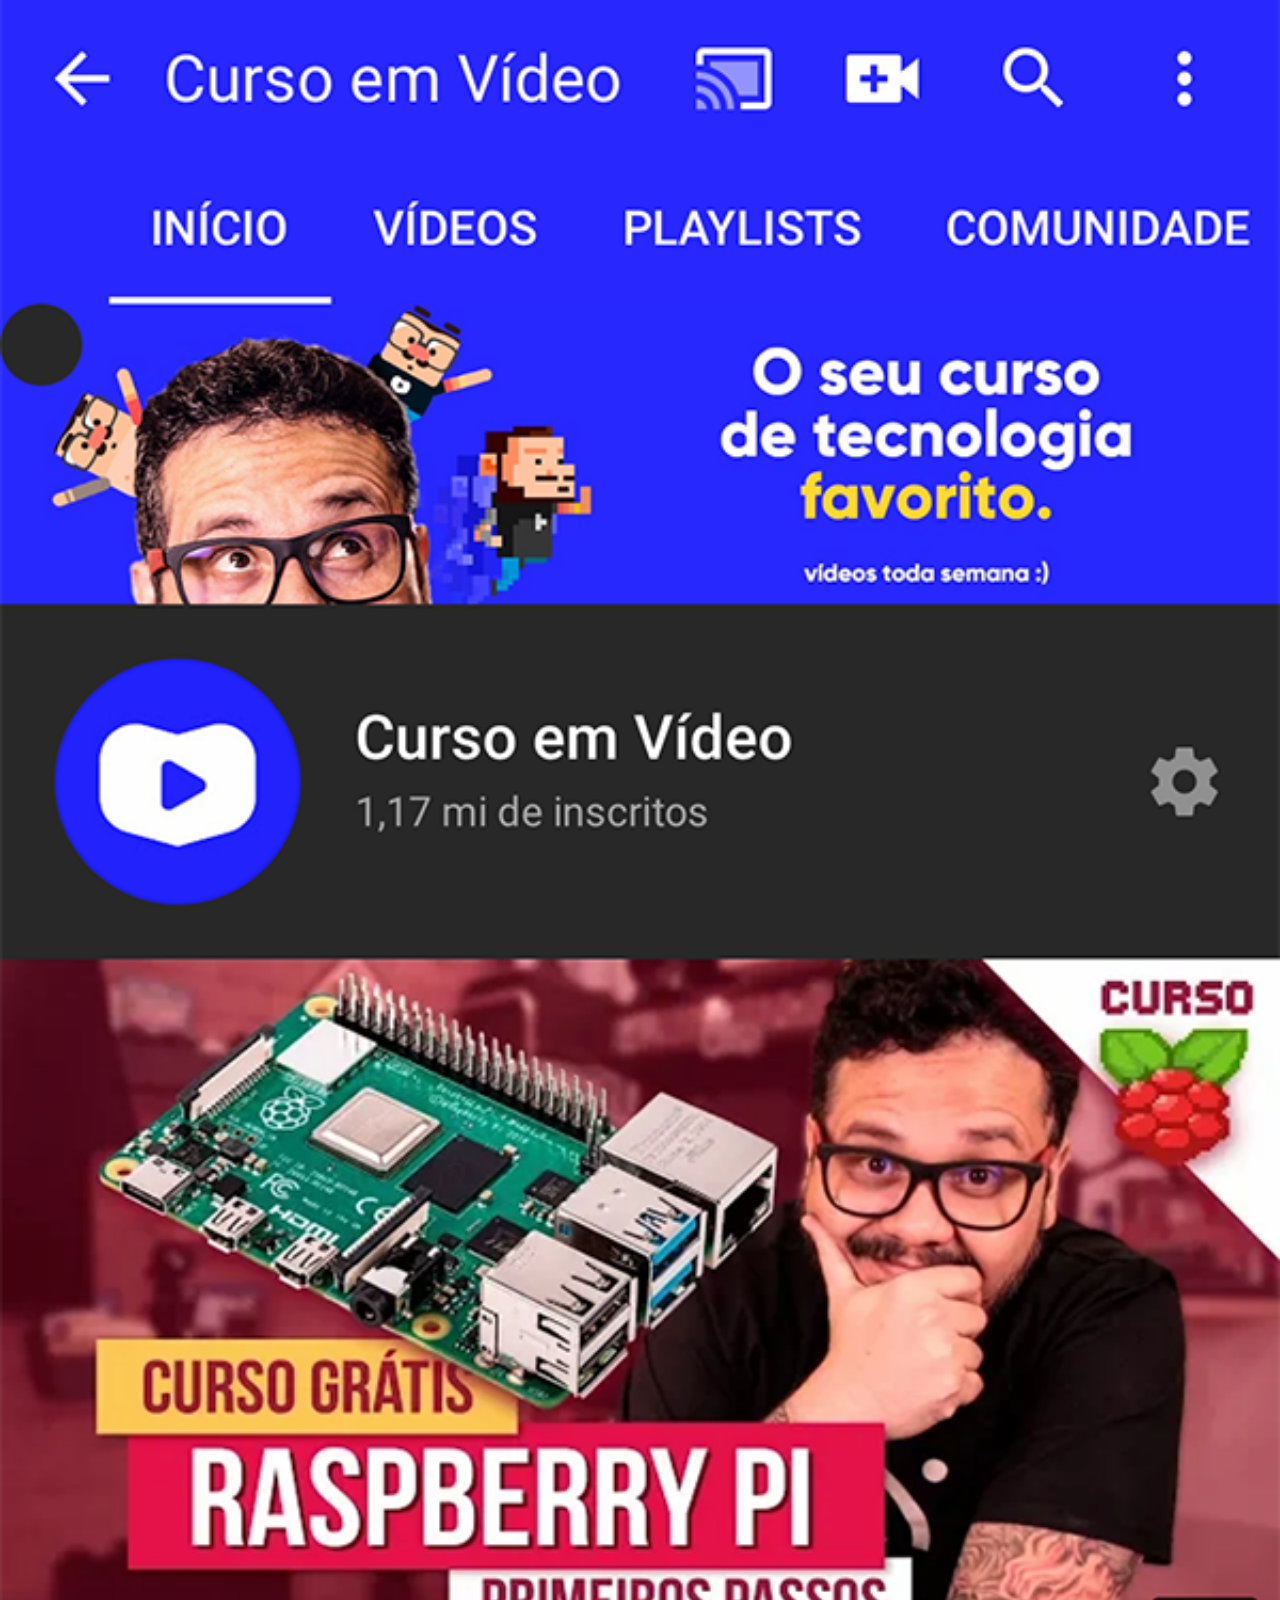
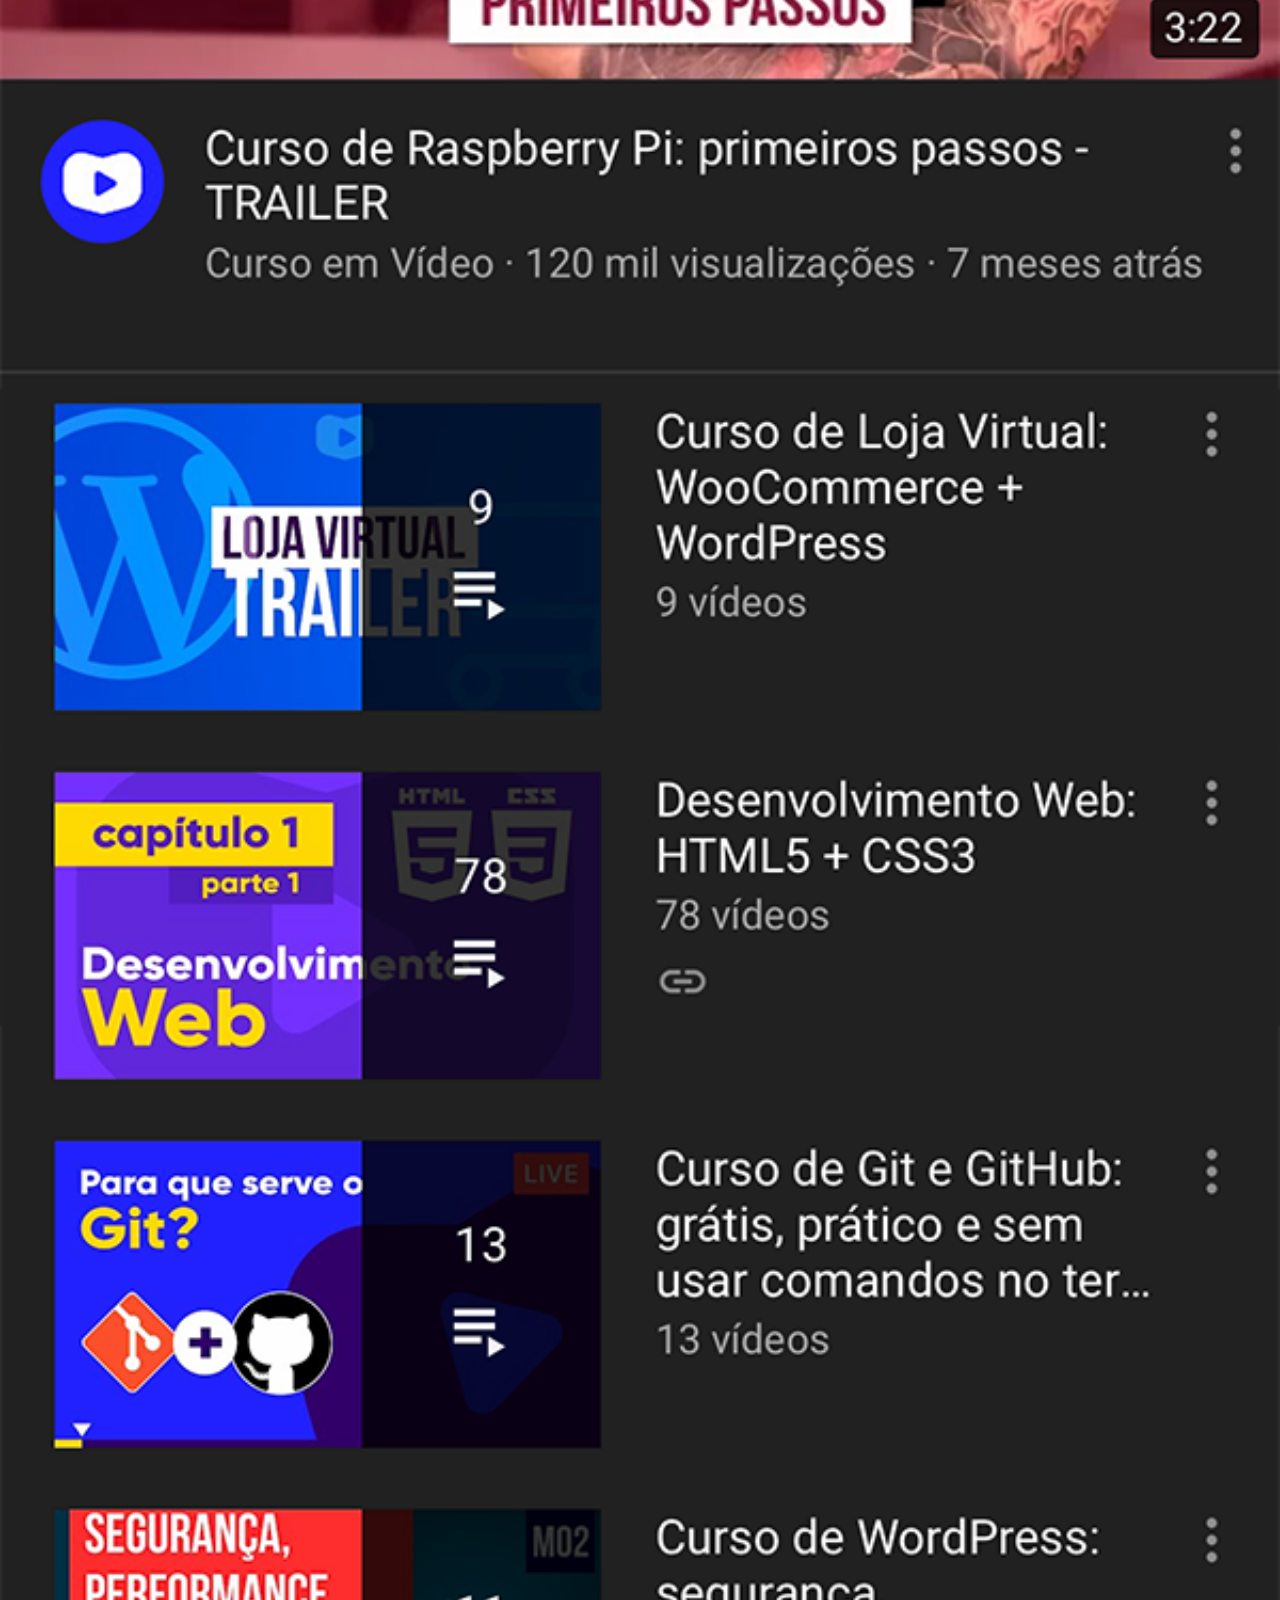
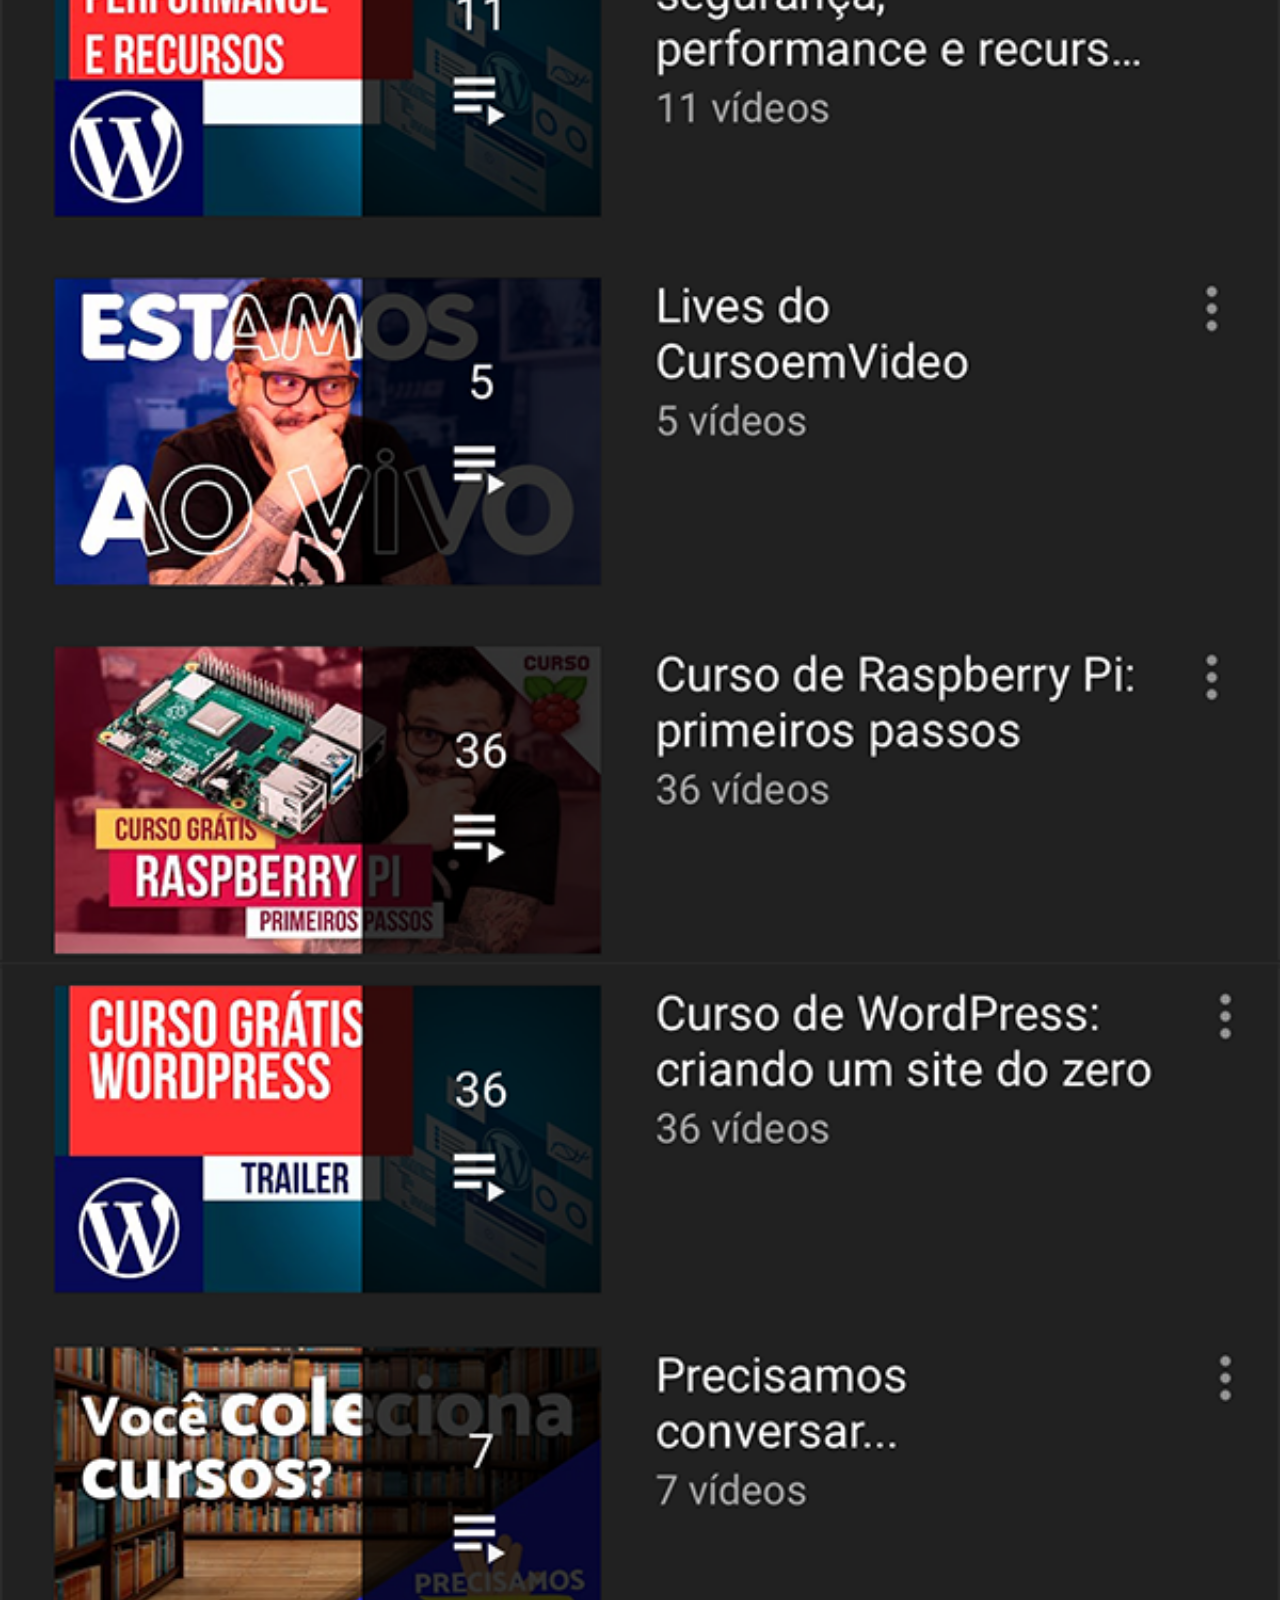
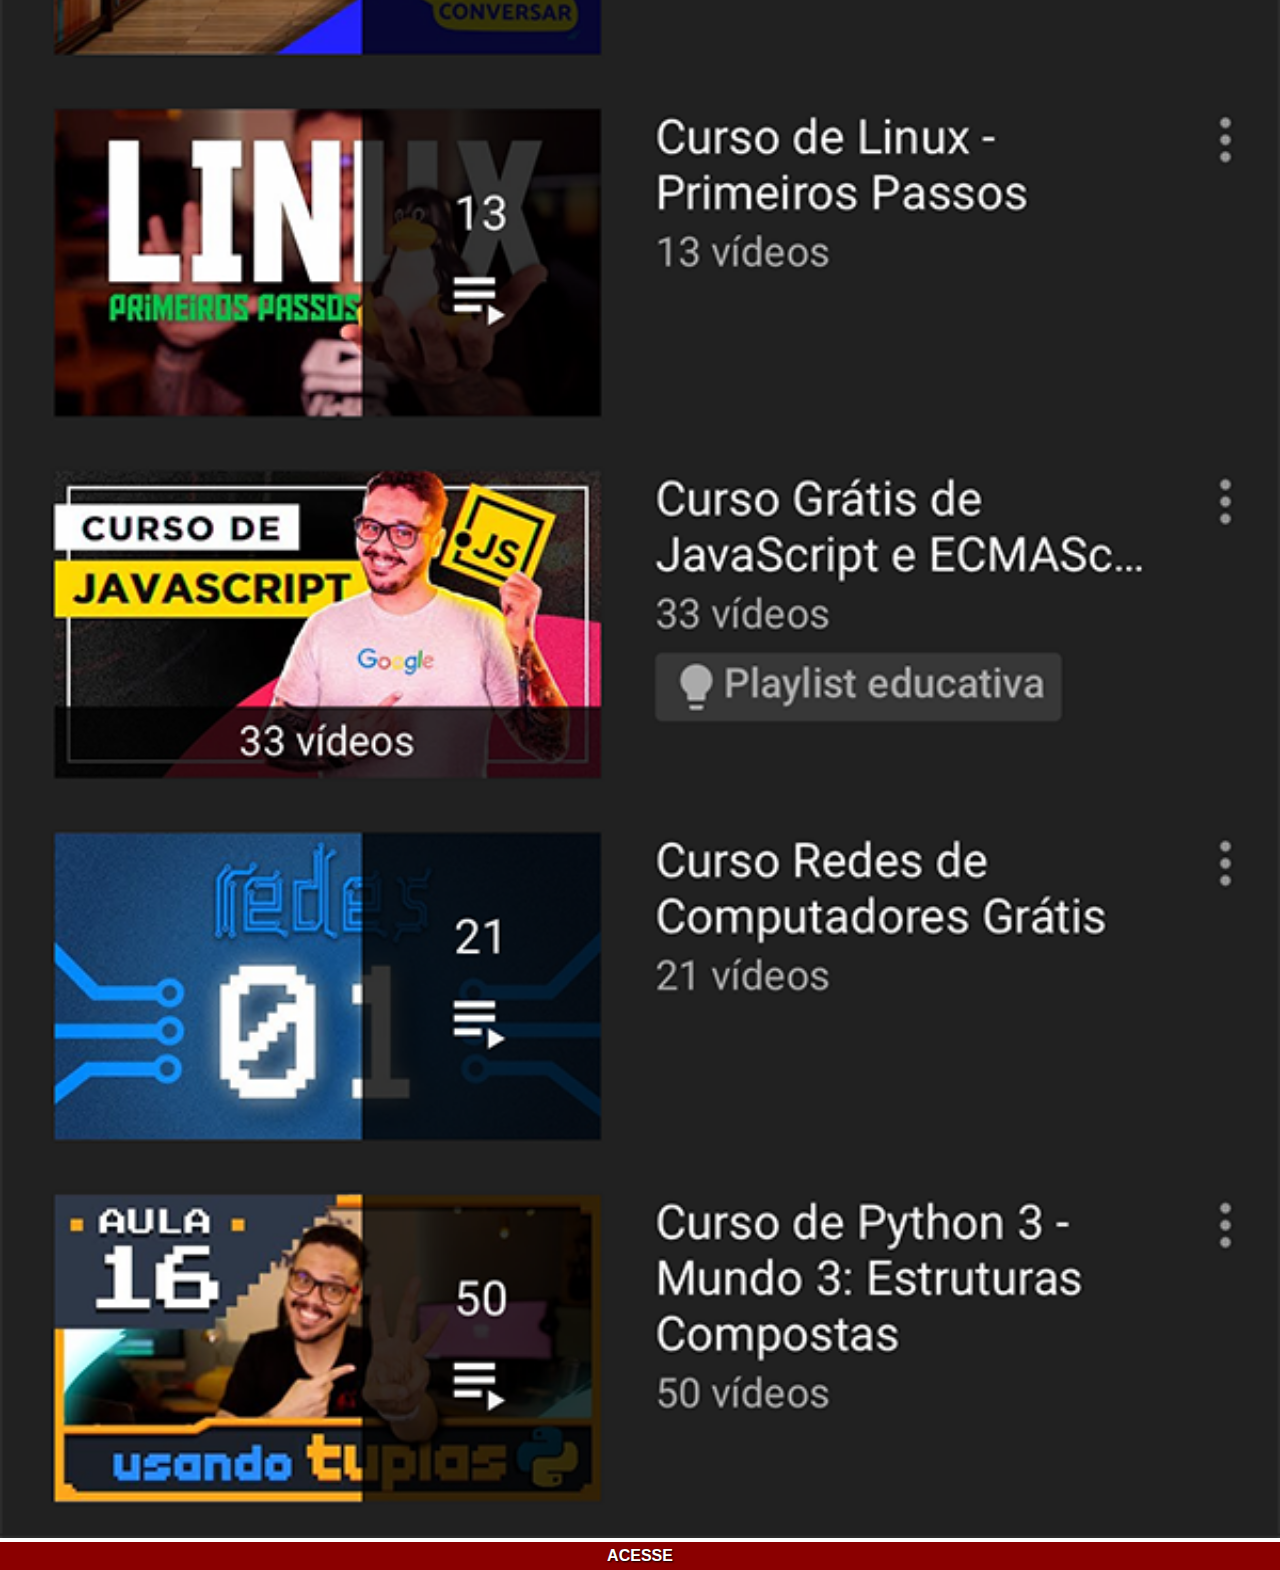
<file: youtube.html>
<!DOCTYPE html>
<html lang="pt-br">
<head>
    <meta charset="UTF-8">
    <meta name="viewport" content="width=device-width, initial-scale=1.0">
    <link rel="stylesheet" href="estilos/social.css">
    <title>YoTube</title>
    <style>
       
    </style>
</head>
<body>
    <img src="imagens/tela-youtube.png" alt="">
    <a href="https://youtube.com/cursoemvideo" target="_blank">ACESSE</a>
</body>
</html>
</file>
<file: estilos/style.css>
@charset "UTF-8";
</file>
<file: estilos/social.css>
@charset "UTF-8";

*{
    margin: 0px;
    padding: 0px;
    font-family: Arial, Helvetica, sans-serif;
}
::-webkit-scrollbar{
    width: 0px;
    height: 0px;
}
img{
    width: 100vw;
}
a{
    display: block;
    background-color: darkred;
    padding: 20px;
    text-align: center;
    font-weight: bolder;
    text-decoration: none;
    color: white;
    padding: 5px;
    text-shadow: 1px 1px 2px black;
}
a:hover{
    color: rgba(216, 216, 216, 0.367);
}
</file>
